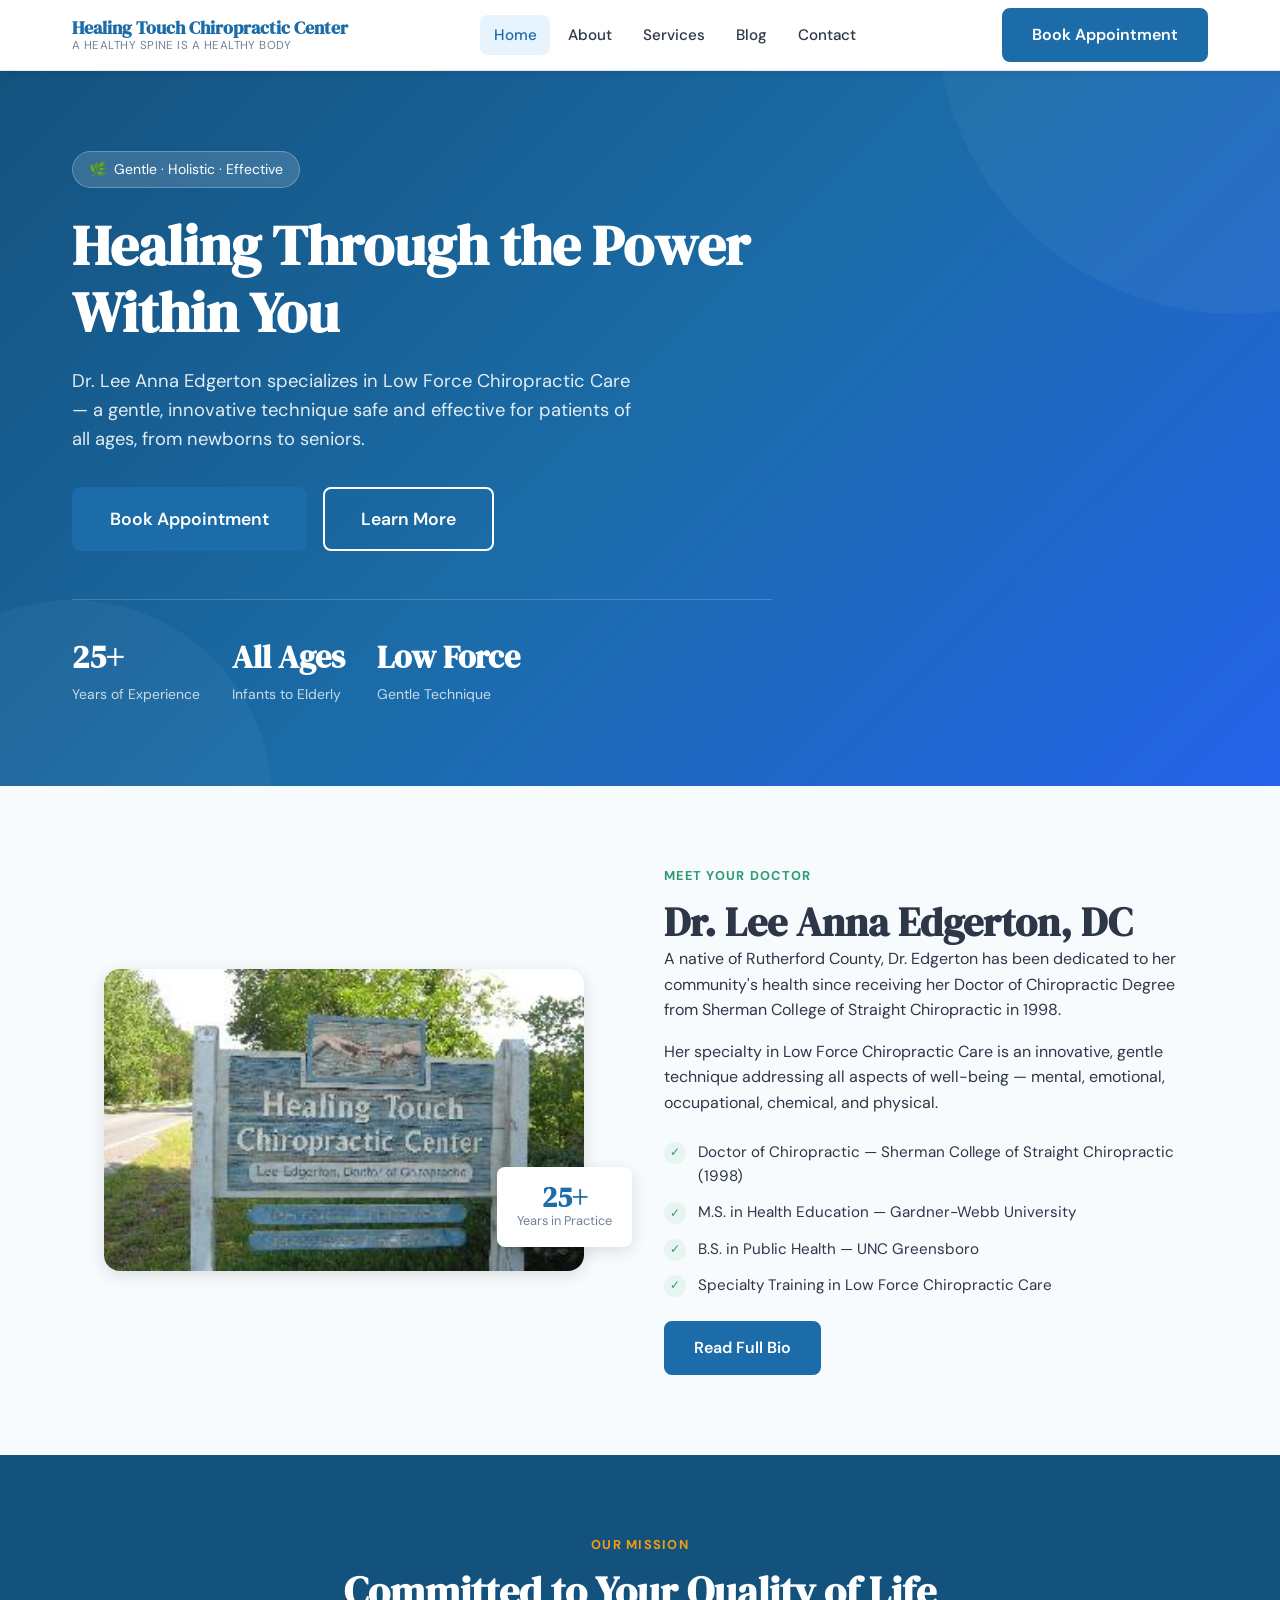
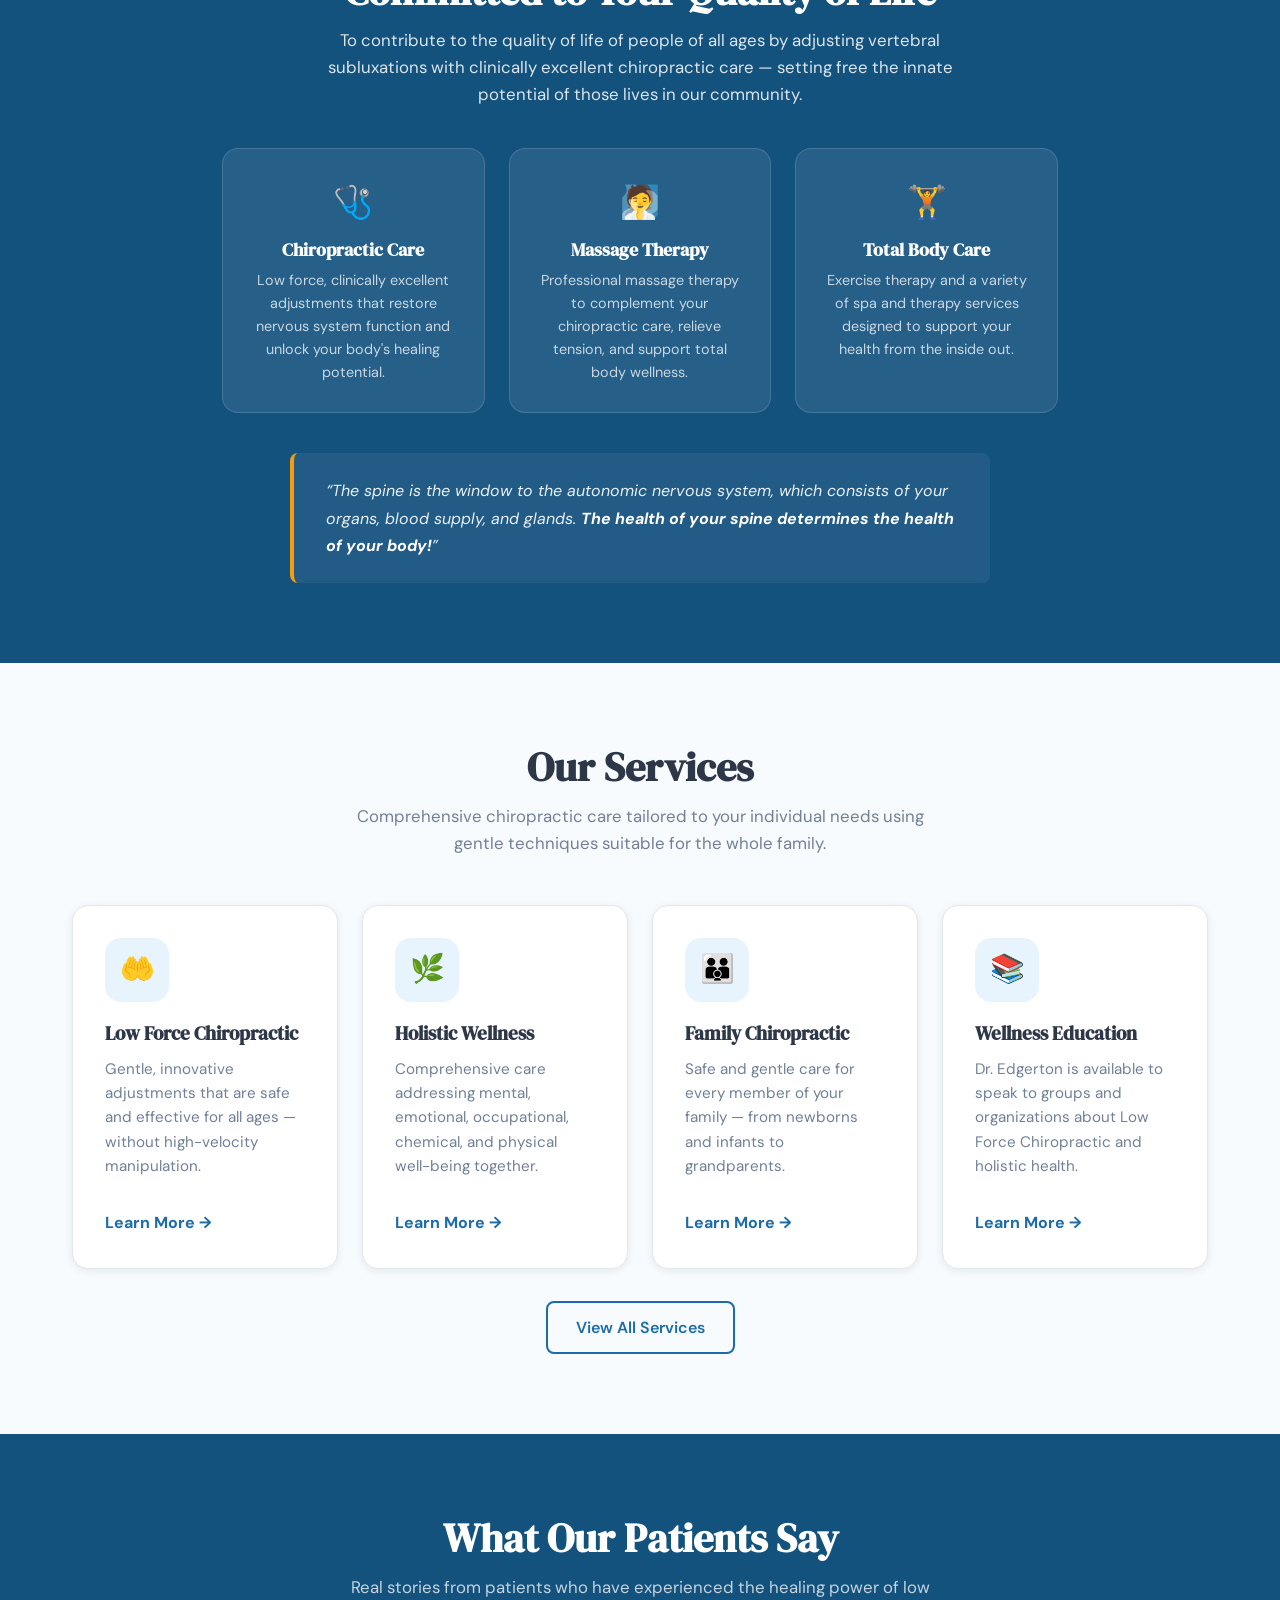
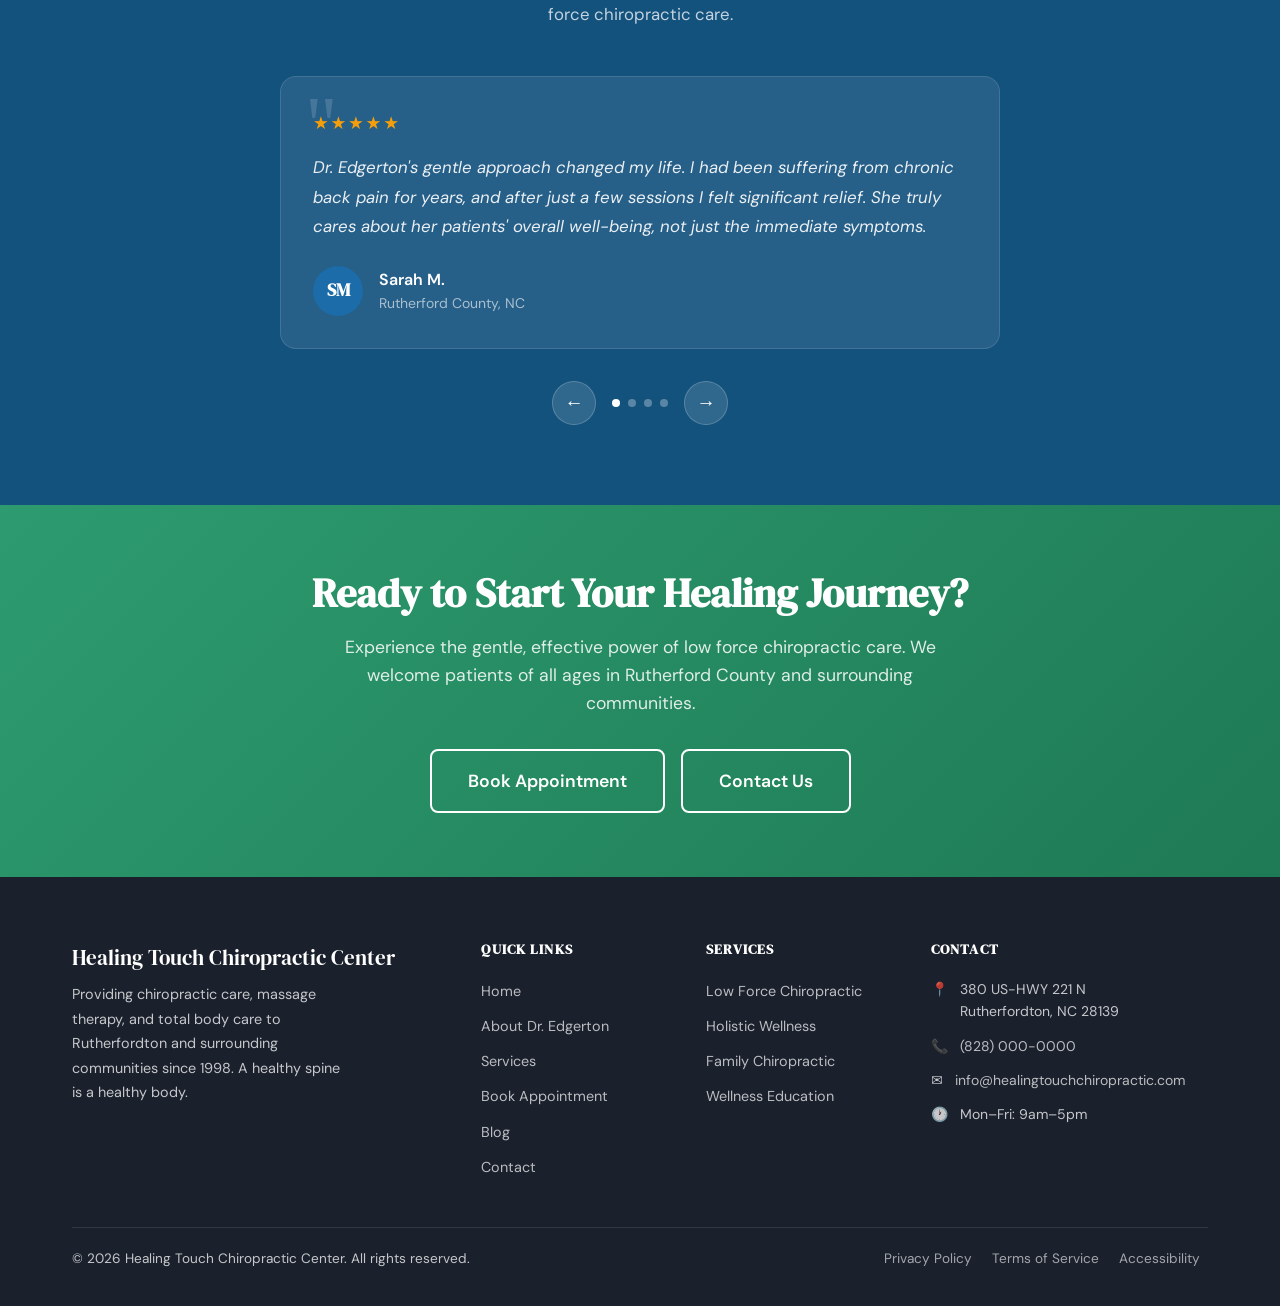
<file: index.html>
<!DOCTYPE html>
<html lang="en">
<head>
  <meta charset="UTF-8">
  <meta name="viewport" content="width=device-width, initial-scale=1.0">
  <meta name="description" content="Healing Touch Chiropractic Center in Rutherfordton, NC offers Low Force Chiropractic Care, Professional Massage Therapy, Exercise Therapy, and Total Body Care — gentle, effective treatment for patients of all ages.">
  <meta name="keywords" content="Healing Touch Chiropractic Center, chiropractor Rutherfordton NC, low force chiropractic, Dr. Lee Anna Edgerton, gentle chiropractic, holistic health, family chiropractic, massage therapy, total body care">
  <meta name="author" content="Healing Touch Chiropractic Center">
  <meta name="robots" content="index, follow">

  <!-- Open Graph -->
  <meta property="og:title" content="Healing Touch Chiropractic Center | Rutherfordton, NC">
  <meta property="og:description" content="A healthy spine is a healthy body. Gentle, low force chiropractic care, massage therapy, and total body care for all ages in Rutherfordton, NC.">
  <meta property="og:type" content="website">
  <meta property="og:url" content="https://www.healingtouchchiropractic.com">

  <!-- Twitter Card -->
  <meta name="twitter:card" content="summary_large_image">
  <meta name="twitter:title" content="Healing Touch Chiropractic Center | Rutherfordton, NC">
  <meta name="twitter:description" content="A healthy spine is a healthy body. Chiropractic care, massage therapy, and total body care in Rutherfordton, NC.">

  <!-- Canonical -->
  <link rel="canonical" href="https://www.healingtouchchiropractic.com">

  <!-- Fonts -->
  <link rel="preconnect" href="https://fonts.googleapis.com">
  <link rel="preconnect" href="https://fonts.gstatic.com" crossorigin>
  <link href="https://fonts.googleapis.com/css2?family=DM+Sans:ital,opsz,wght@0,9..40,300;0,9..40,400;0,9..40,500;0,9..40,600;0,9..40,700;1,9..40,400&family=DM+Serif+Display:ital@0;1&display=swap" rel="stylesheet">

  <link rel="stylesheet" href="css/style.css">

  <title>Healing Touch Chiropractic Center | Rutherfordton, NC — A Healthy Spine is a Healthy Body</title>

  <!-- Structured Data -->
  <script type="application/ld+json">
  {
    "@context": "https://schema.org",
    "@type": "MedicalBusiness",
    "name": "Healing Touch Chiropractic Center",
    "description": "Comprehensive chiropractic care, massage therapy, and total body care for all ages in Rutherfordton, NC. A healthy spine is a healthy body.",
    "url": "https://www.healingtouchchiropractic.com",
    "telephone": "+1-828-000-0000",
    "email": "info@healingtouchchiropractic.com",
    "address": {
      "@type": "PostalAddress",
      "streetAddress": "380 US-HWY 221 N",
      "addressLocality": "Rutherfordton",
      "addressRegion": "NC",
      "postalCode": "28139",
      "addressCountry": "US"
    },
    "medicalSpecialty": "Chiropractic",
    "openingHours": "Mo,Tu,We,Th,Fr 09:00-17:00"
  }
  </script>
</head>
<body>
  <!-- Skip Navigation -->
  <a href="#main-content" class="skip-link">Skip to main content</a>

  <!-- Header -->
  <header class="navbar" role="banner">
    <div class="container">
      <div class="navbar-inner">
        <a href="index.html" class="navbar-brand" aria-label="Healing Touch Chiropractic Center — Home">
          <span class="brand-name">Healing Touch Chiropractic Center</span>
          <span class="brand-tagline">A healthy spine is a healthy body</span>
        </a>

        <nav aria-label="Main navigation">
          <ul class="navbar-nav" role="list">
            <li><a href="index.html" class="active" aria-current="page">Home</a></li>
            <li><a href="about.html">About</a></li>
            <li><a href="services.html">Services</a></li>
            <li><a href="blog.html">Blog</a></li>
            <li><a href="contact.html">Contact</a></li>
          </ul>
        </nav>

        <a href="booking.html" class="btn btn-primary navbar-cta">Book Appointment</a>

        <button class="hamburger" aria-label="Toggle navigation menu" aria-expanded="false" aria-controls="mobile-nav">
          <span></span>
          <span></span>
          <span></span>
        </button>
      </div>
    </div>

    <nav id="mobile-nav" class="mobile-nav" aria-label="Mobile navigation" aria-hidden="true">
      <ul role="list">
        <li><a href="index.html">Home</a></li>
        <li><a href="about.html">About</a></li>
        <li><a href="services.html">Services</a></li>
        <li><a href="blog.html">Blog</a></li>
        <li><a href="contact.html">Contact</a></li>
      </ul>
      <a href="booking.html" class="btn btn-primary btn-full">Book Appointment</a>
    </nav>
  </header>

  <!-- Main Content -->
  <main id="main-content">

    <!-- Hero -->
    <section class="hero" aria-label="Welcome to Dr. Edgerton's chiropractic practice">
      <div class="container">
        <div class="hero-content">
          <div class="hero-badge" role="note">
            <span aria-hidden="true">&#x1F33F;</span>
            <span>Gentle &middot; Holistic &middot; Effective</span>
          </div>
          <h1>Healing Through the Power Within You</h1>
          <p>Dr. Lee Anna Edgerton specializes in Low Force Chiropractic Care — a gentle, innovative technique safe and effective for patients of all ages, from newborns to seniors.</p>
          <div class="hero-actions">
            <a href="booking.html" class="btn btn-primary btn-lg">Book Appointment</a>
            <a href="about.html" class="btn btn-outline-white btn-lg">Learn More</a>
          </div>
          <div class="hero-stats" role="list" aria-label="Practice highlights">
            <div class="hero-stat" role="listitem">
              <div class="stat-number">25+</div>
              <div class="stat-label">Years of Experience</div>
            </div>
            <div class="hero-stat" role="listitem">
              <div class="stat-number">All Ages</div>
              <div class="stat-label">Infants to Elderly</div>
            </div>
            <div class="hero-stat" role="listitem">
              <div class="stat-number">Low Force</div>
              <div class="stat-label">Gentle Technique</div>
            </div>
          </div>
        </div>
      </div>
    </section>

    <!-- About Preview -->
    <section class="section about-preview" aria-labelledby="about-heading">
      <div class="container">
        <div class="about-grid">
          <div class="about-image">
            <img
              src="images/image.png"
              alt="Healing Touch Chiropractic Center sign — Lee Edgerton, Doctor of Chiropractic, Rutherfordton, NC"
              class="signpost-img"
              width="480"
              height="360"
              loading="lazy"
            >
            <div class="about-badge" aria-label="25 plus years in practice">
              <div class="badge-number">25+</div>
              <div class="badge-text">Years in Practice</div>
            </div>
          </div>
          <div class="about-content">
            <span class="eyebrow">Meet Your Doctor</span>
            <h2 id="about-heading">Dr. Lee Anna Edgerton, DC</h2>
            <p>A native of Rutherford County, Dr. Edgerton has been dedicated to her community's health since receiving her Doctor of Chiropractic Degree from Sherman College of Straight Chiropractic in 1998.</p>
            <p>Her specialty in Low Force Chiropractic Care is an innovative, gentle technique addressing all aspects of well-being — mental, emotional, occupational, chemical, and physical.</p>
            <ul class="credentials-list" aria-label="Education and credentials">
              <li>Doctor of Chiropractic &mdash; Sherman College of Straight Chiropractic (1998)</li>
              <li>M.S. in Health Education &mdash; Gardner-Webb University</li>
              <li>B.S. in Public Health &mdash; UNC Greensboro</li>
              <li>Specialty Training in Low Force Chiropractic Care</li>
            </ul>
            <a href="about.html" class="btn btn-primary">Read Full Bio</a>
          </div>
        </div>
      </div>
    </section>

    <!-- Mission Statement -->
    <section class="section mission-section" aria-labelledby="mission-heading">
      <div class="container container--narrow">
        <span class="mission-eyebrow">Our Mission</span>
        <h2 class="section-title mission-title" id="mission-heading">Committed to Your Quality of Life</h2>
        <p class="mission-intro">
          To contribute to the quality of life of people of all ages by adjusting vertebral subluxations with clinically excellent chiropractic care — setting free the innate potential of those lives in our community.
        </p>

        <div class="grid grid-3 mission-cards">
          <div class="mission-card">
            <div class="mission-card-icon" aria-hidden="true">&#x1FA7A;</div>
            <h3>Chiropractic Care</h3>
            <p>Low force, clinically excellent adjustments that restore nervous system function and unlock your body's healing potential.</p>
          </div>
          <div class="mission-card">
            <div class="mission-card-icon" aria-hidden="true">&#x1F9D6;</div>
            <h3>Massage Therapy</h3>
            <p>Professional massage therapy to complement your chiropractic care, relieve tension, and support total body wellness.</p>
          </div>
          <div class="mission-card">
            <div class="mission-card-icon" aria-hidden="true">&#x1F3CB;&#xFE0F;</div>
            <h3>Total Body Care</h3>
            <p>Exercise therapy and a variety of spa and therapy services designed to support your health from the inside out.</p>
          </div>
        </div>

        <div class="mission-quote">
          <p>
            &ldquo;The spine is the window to the autonomic nervous system, which consists of your organs, blood supply, and glands. <strong>The health of your spine determines the health of your body!</strong>&rdquo;
          </p>
        </div>
      </div>
    </section>

    <!-- Services Preview -->
    <section class="section bg-light" aria-labelledby="services-heading">
      <div class="container">
        <h2 class="section-title" id="services-heading">Our Services</h2>
        <p class="section-subtitle">Comprehensive chiropractic care tailored to your individual needs using gentle techniques suitable for the whole family.</p>

        <div class="grid grid-4">
          <article class="service-card">
            <div class="service-icon" aria-hidden="true">&#x1F932;</div>
            <h3>Low Force Chiropractic</h3>
            <p>Gentle, innovative adjustments that are safe and effective for all ages — without high-velocity manipulation.</p>
            <a href="services.html#low-force" class="service-price">Learn More &rarr;</a>
          </article>

          <article class="service-card">
            <div class="service-icon" aria-hidden="true">&#x1F33F;</div>
            <h3>Holistic Wellness</h3>
            <p>Comprehensive care addressing mental, emotional, occupational, chemical, and physical well-being together.</p>
            <a href="services.html#holistic" class="service-price">Learn More &rarr;</a>
          </article>

          <article class="service-card">
            <div class="service-icon" aria-hidden="true">&#x1F46A;</div>
            <h3>Family Chiropractic</h3>
            <p>Safe and gentle care for every member of your family — from newborns and infants to grandparents.</p>
            <a href="services.html#family" class="service-price">Learn More &rarr;</a>
          </article>

          <article class="service-card">
            <div class="service-icon" aria-hidden="true">&#x1F4DA;</div>
            <h3>Wellness Education</h3>
            <p>Dr. Edgerton is available to speak to groups and organizations about Low Force Chiropractic and holistic health.</p>
            <a href="services.html#education" class="service-price">Learn More &rarr;</a>
          </article>
        </div>

        <div class="text-center mt-4">
          <a href="services.html" class="btn btn-outline">View All Services</a>
        </div>
      </div>
    </section>

    <!-- Testimonials -->
    <section class="section testimonials" aria-labelledby="testimonials-heading">
      <div class="container">
        <h2 class="section-title" id="testimonials-heading">What Our Patients Say</h2>
        <p class="section-subtitle">Real stories from patients who have experienced the healing power of low force chiropractic care.</p>

        <div class="testimonial-carousel" role="region" aria-label="Patient testimonials" aria-roledescription="carousel">
          <div class="testimonial-track" id="testimonial-track">

            <div class="testimonial-slide" role="group" aria-label="Testimonial 1 of 4" aria-roledescription="slide">
              <div class="testimonial-card">
                <div class="testimonial-stars" aria-label="5 out of 5 stars">&#x2605;&#x2605;&#x2605;&#x2605;&#x2605;</div>
                <p class="testimonial-text">Dr. Edgerton's gentle approach changed my life. I had been suffering from chronic back pain for years, and after just a few sessions I felt significant relief. She truly cares about her patients' overall well-being, not just the immediate symptoms.</p>
                <div class="testimonial-author">
                  <div class="author-avatar" aria-hidden="true">SM</div>
                  <div>
                    <div class="author-name">Sarah M.</div>
                    <div class="author-location">Rutherford County, NC</div>
                  </div>
                </div>
              </div>
            </div>

            <div class="testimonial-slide" role="group" aria-label="Testimonial 2 of 4" aria-roledescription="slide">
              <div class="testimonial-card">
                <div class="testimonial-stars" aria-label="5 out of 5 stars">&#x2605;&#x2605;&#x2605;&#x2605;&#x2605;</div>
                <p class="testimonial-text">I was hesitant to bring my infant to a chiropractor, but Dr. Edgerton's low force technique was incredibly gentle. My baby has been so much more comfortable since we started visits. I cannot recommend her highly enough to other parents.</p>
                <div class="testimonial-author">
                  <div class="author-avatar" aria-hidden="true">JR</div>
                  <div>
                    <div class="author-name">Jennifer R.</div>
                    <div class="author-location">Forest City, NC</div>
                  </div>
                </div>
              </div>
            </div>

            <div class="testimonial-slide" role="group" aria-label="Testimonial 3 of 4" aria-roledescription="slide">
              <div class="testimonial-card">
                <div class="testimonial-stars" aria-label="5 out of 5 stars">&#x2605;&#x2605;&#x2605;&#x2605;&#x2605;</div>
                <p class="testimonial-text">As an elderly patient with osteoporosis, I was worried about traditional chiropractic. Dr. Edgerton's low force methods are perfect for my condition. She is knowledgeable, compassionate, and genuinely committed to her patients' health.</p>
                <div class="testimonial-author">
                  <div class="author-avatar" aria-hidden="true">BW</div>
                  <div>
                    <div class="author-name">Betty W.</div>
                    <div class="author-location">Spindale, NC</div>
                  </div>
                </div>
              </div>
            </div>

            <div class="testimonial-slide" role="group" aria-label="Testimonial 4 of 4" aria-roledescription="slide">
              <div class="testimonial-card">
                <div class="testimonial-stars" aria-label="5 out of 5 stars">&#x2605;&#x2605;&#x2605;&#x2605;&#x2605;</div>
                <p class="testimonial-text">Dr. Edgerton's holistic approach to health is truly unique. She helped me understand the connection between my physical symptoms and other aspects of my life. My overall health and energy levels have improved tremendously.</p>
                <div class="testimonial-author">
                  <div class="author-avatar" aria-hidden="true">DK</div>
                  <div>
                    <div class="author-name">David K.</div>
                    <div class="author-location">Rutherfordton, NC</div>
                  </div>
                </div>
              </div>
            </div>

          </div>

          <div class="carousel-controls">
            <button class="carousel-btn" id="carousel-prev" aria-label="Previous testimonial">&#8592;</button>
            <div class="carousel-dots" role="tablist" aria-label="Testimonial navigation">
              <button class="carousel-dot active" role="tab" aria-label="Go to testimonial 1" aria-selected="true"></button>
              <button class="carousel-dot" role="tab" aria-label="Go to testimonial 2" aria-selected="false"></button>
              <button class="carousel-dot" role="tab" aria-label="Go to testimonial 3" aria-selected="false"></button>
              <button class="carousel-dot" role="tab" aria-label="Go to testimonial 4" aria-selected="false"></button>
            </div>
            <button class="carousel-btn" id="carousel-next" aria-label="Next testimonial">&#8594;</button>
          </div>
        </div>
      </div>
    </section>

    <!-- CTA Banner -->
    <section class="cta-banner" aria-label="Call to action — book your appointment">
      <div class="container">
        <h2>Ready to Start Your Healing Journey?</h2>
        <p>Experience the gentle, effective power of low force chiropractic care. We welcome patients of all ages in Rutherford County and surrounding communities.</p>
        <div class="cta-actions">
          <a href="booking.html" class="btn btn-outline-white btn-lg">Book Appointment</a>
          <a href="contact.html" class="btn btn-outline-white btn-lg">Contact Us</a>
        </div>
      </div>
    </section>

  </main>

  <!-- Footer -->
  <footer class="footer" role="contentinfo">
    <div class="container">
      <div class="footer-grid">
        <div class="footer-brand">
          <span class="brand-name">Healing Touch Chiropractic Center</span>
          <p>Providing chiropractic care, massage therapy, and total body care to Rutherfordton and surrounding communities since 1998. A healthy spine is a healthy body.</p>
        </div>

        <div>
          <h4>Quick Links</h4>
          <nav aria-label="Footer navigation">
            <ul class="footer-links" role="list">
              <li><a href="index.html">Home</a></li>
              <li><a href="about.html">About Dr. Edgerton</a></li>
              <li><a href="services.html">Services</a></li>
              <li><a href="booking.html">Book Appointment</a></li>
              <li><a href="blog.html">Blog</a></li>
              <li><a href="contact.html">Contact</a></li>
            </ul>
          </nav>
        </div>

        <div>
          <h4>Services</h4>
          <ul class="footer-links" role="list">
            <li><a href="services.html#low-force">Low Force Chiropractic</a></li>
            <li><a href="services.html#holistic">Holistic Wellness</a></li>
            <li><a href="services.html#family">Family Chiropractic</a></li>
            <li><a href="services.html#education">Wellness Education</a></li>
          </ul>
        </div>

        <div>
          <h4>Contact</h4>
          <div class="footer-contact-item">
            <span aria-hidden="true">&#x1F4CD;</span>
            <span>380 US-HWY 221 N<br>Rutherfordton, NC 28139</span>
          </div>
          <div class="footer-contact-item">
            <span aria-hidden="true">&#x1F4DE;</span>
            <span><a href="tel:+18280000000" style="color:rgba(255,255,255,0.7)">(828) 000-0000</a></span>
          </div>
          <div class="footer-contact-item">
            <span aria-hidden="true">&#x2709;&#xFE0F;</span>
            <span><a href="mailto:info@healingtouchchiropractic.com" style="color:rgba(255,255,255,0.7)">info@healingtouchchiropractic.com</a></span>
          </div>
          <div class="footer-contact-item">
            <span aria-hidden="true">&#x1F550;</span>
            <span>Mon&ndash;Fri: 9am&ndash;5pm</span>
          </div>
        </div>
      </div>

      <div class="footer-bottom">
        <p>&copy; 2026 Healing Touch Chiropractic Center. All rights reserved.</p>
        <div class="footer-legal">
          <a href="#">Privacy Policy</a>
          <a href="#">Terms of Service</a>
          <a href="#">Accessibility</a>
        </div>
      </div>
    </div>
  </footer>

  <script src="js/main.js"></script>
</body>
</html>
</file>
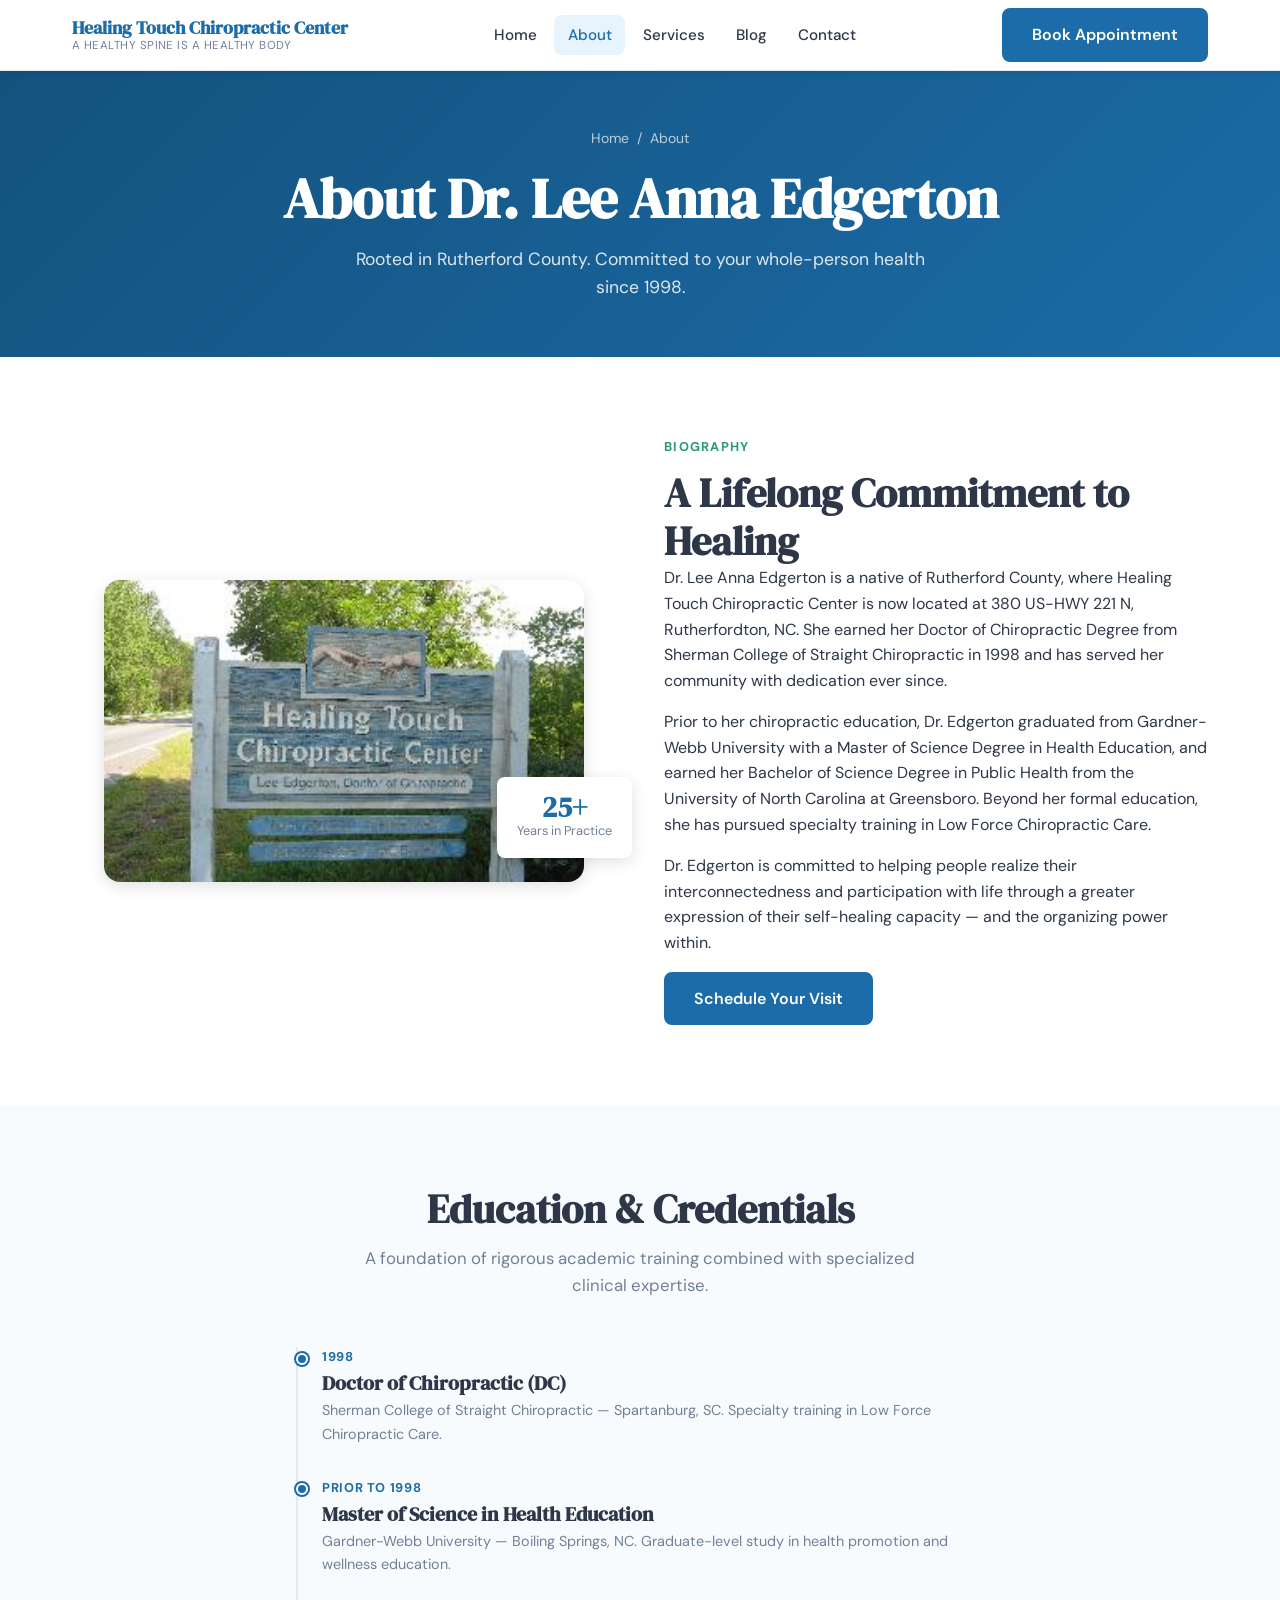
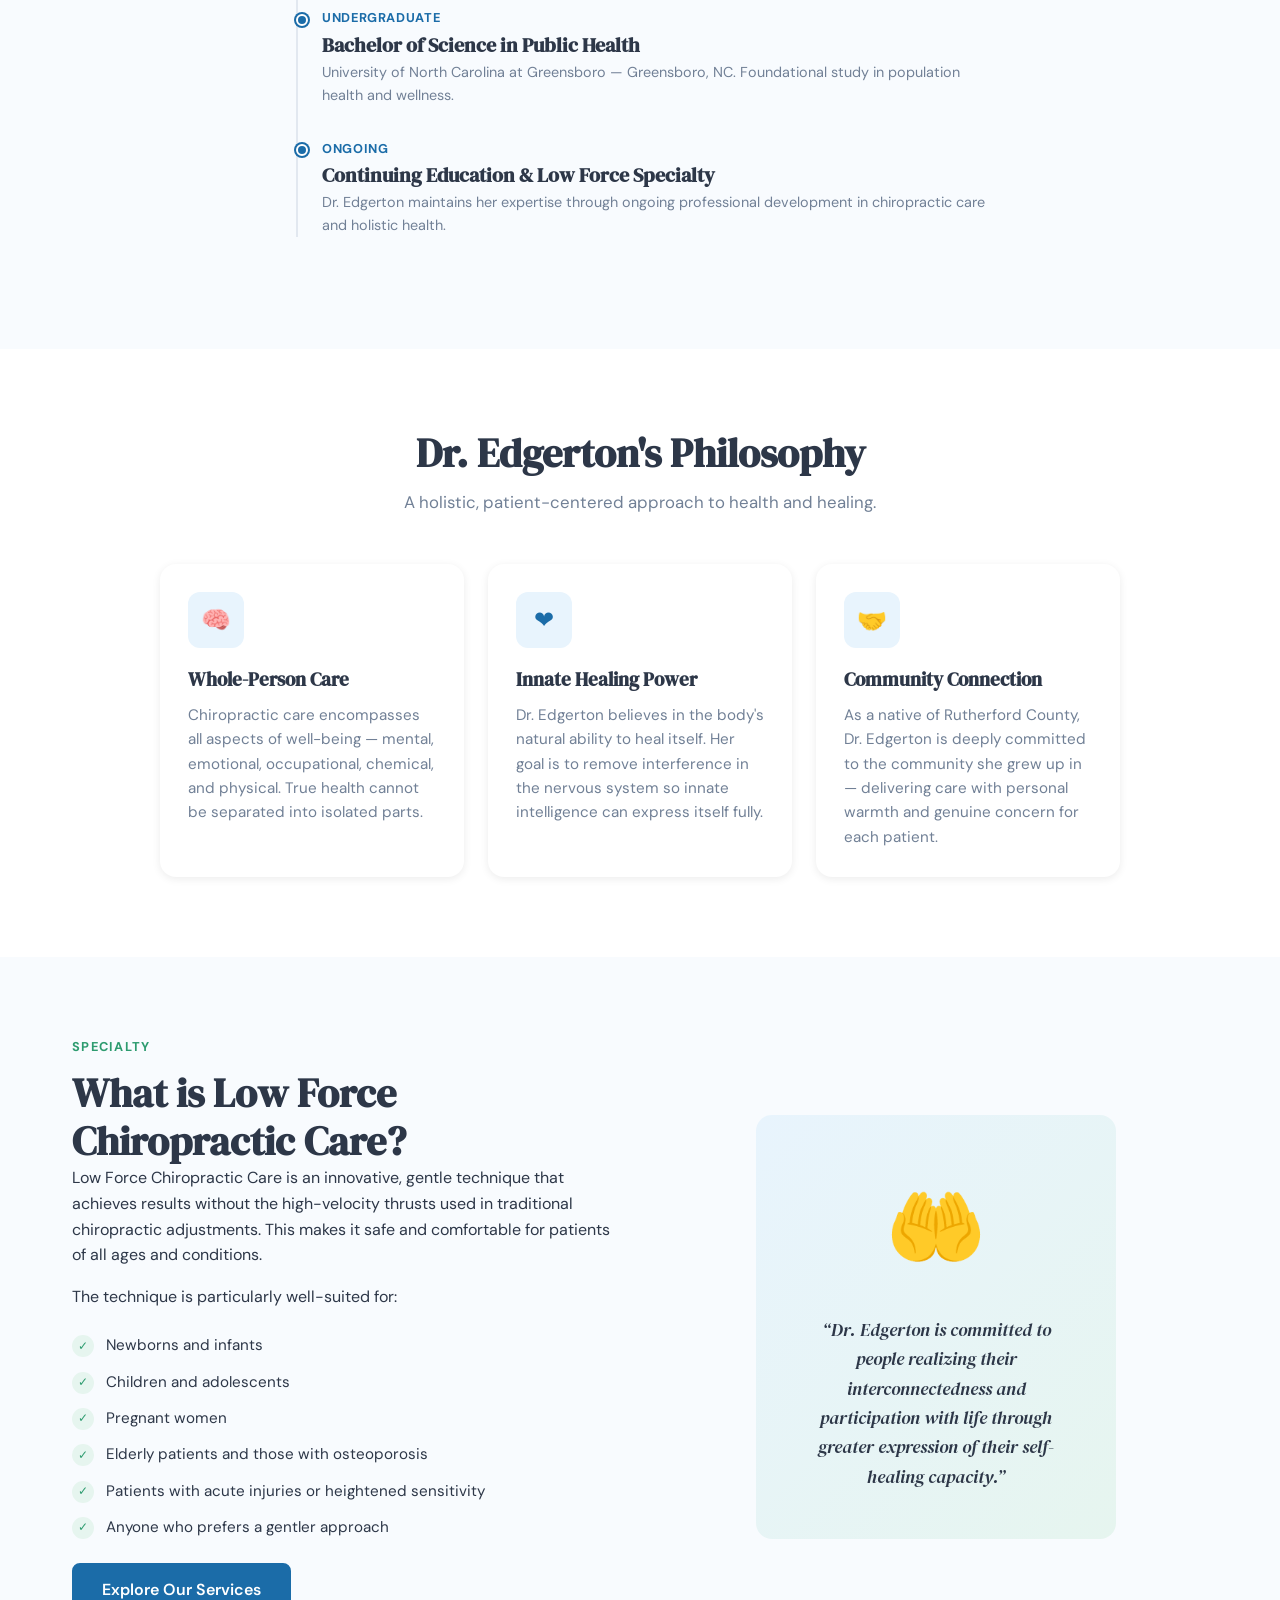
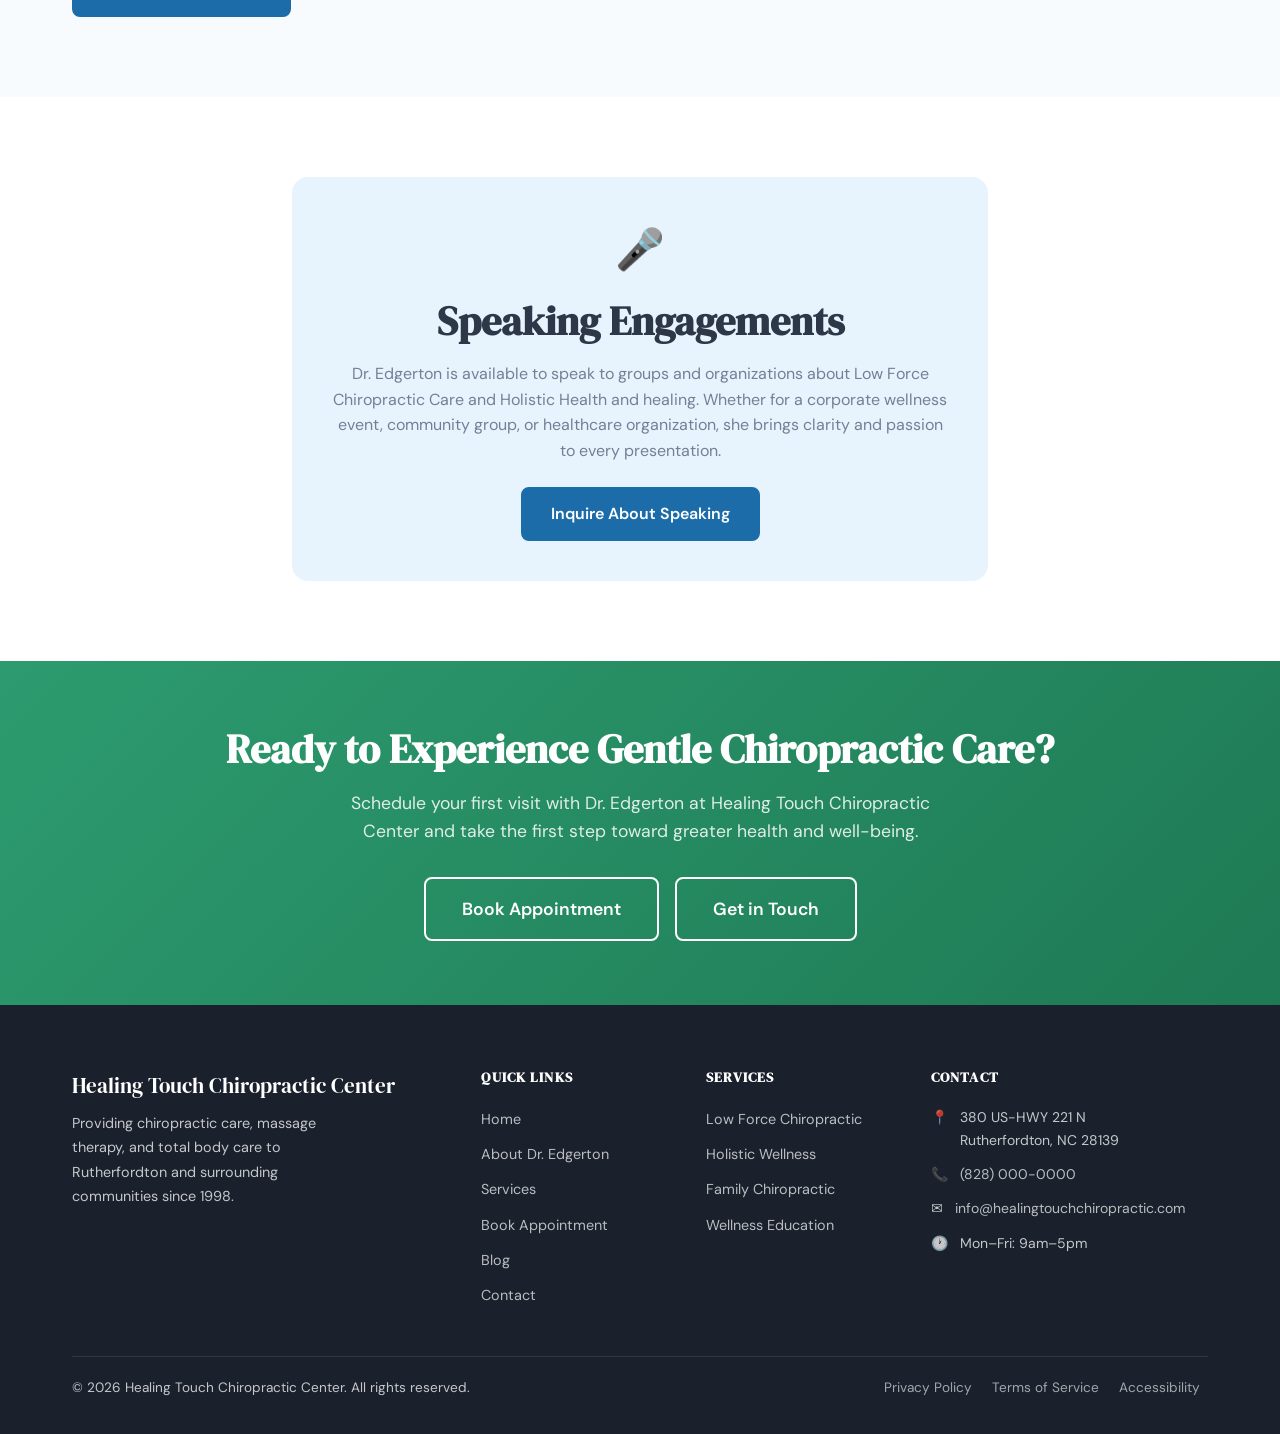
<file: about.html>
<!DOCTYPE html>
<html lang="en">
<head>
  <meta charset="UTF-8">
  <meta name="viewport" content="width=device-width, initial-scale=1.0">
  <meta name="description" content="Meet Dr. Lee Anna Edgerton, DC — founder of Healing Touch Chiropractic Center in Rutherfordton, NC, with over 25 years of experience in Low Force Chiropractic Care for patients of all ages.">
  <meta name="keywords" content="Dr. Lee Anna Edgerton, Healing Touch Chiropractic Center, chiropractor biography, Rutherfordton NC, Sherman College chiropractic, low force chiropractic specialist">
  <meta name="author" content="Healing Touch Chiropractic Center">
  <meta name="robots" content="index, follow">

  <meta property="og:title" content="About Dr. Lee Anna Edgerton | Healing Touch Chiropractic Center — Rutherfordton, NC">
  <meta property="og:description" content="Meet Dr. Lee Anna Edgerton — dedicated chiropractor serving Rutherfordton since 1998, specializing in gentle Low Force Chiropractic Care.">
  <meta property="og:type" content="website">

  <link rel="canonical" href="https://www.healingtouchchiropractic.com/about.html">

  <link rel="preconnect" href="https://fonts.googleapis.com">
  <link rel="preconnect" href="https://fonts.gstatic.com" crossorigin>
  <link href="https://fonts.googleapis.com/css2?family=DM+Sans:ital,opsz,wght@0,9..40,300;0,9..40,400;0,9..40,500;0,9..40,600;0,9..40,700;1,9..40,400&family=DM+Serif+Display:ital@0;1&display=swap" rel="stylesheet">

  <link rel="stylesheet" href="css/style.css">

  <title>About Dr. Lee Anna Edgerton | Healing Touch Chiropractic Center — Rutherfordton, NC</title>
</head>
<body>
  <a href="#main-content" class="skip-link">Skip to main content</a>

  <header class="navbar" role="banner">
    <div class="container">
      <div class="navbar-inner">
        <a href="index.html" class="navbar-brand" aria-label="Healing Touch Chiropractic Center — Home">
          <span class="brand-name">Healing Touch Chiropractic Center</span>
          <span class="brand-tagline">A healthy spine is a healthy body</span>
        </a>
        <nav aria-label="Main navigation">
          <ul class="navbar-nav" role="list">
            <li><a href="index.html">Home</a></li>
            <li><a href="about.html" class="active" aria-current="page">About</a></li>
            <li><a href="services.html">Services</a></li>
            <li><a href="blog.html">Blog</a></li>
            <li><a href="contact.html">Contact</a></li>
          </ul>
        </nav>
        <a href="booking.html" class="btn btn-primary navbar-cta">Book Appointment</a>
        <button type="button" class="hamburger" aria-label="Toggle navigation menu" aria-expanded="false" aria-controls="mobile-nav">
          <span></span><span></span><span></span>
        </button>
      </div>
    </div>
    <nav id="mobile-nav" class="mobile-nav" aria-label="Mobile navigation" aria-hidden="true">
      <ul role="list">
        <li><a href="index.html">Home</a></li>
        <li><a href="about.html">About</a></li>
        <li><a href="services.html">Services</a></li>
        <li><a href="blog.html">Blog</a></li>
        <li><a href="contact.html">Contact</a></li>
      </ul>
      <a href="booking.html" class="btn btn-primary btn-full">Book Appointment</a>
    </nav>
  </header>

  <main id="main-content">

    <!-- Page Hero -->
    <section class="page-hero" aria-label="About page header">
      <div class="container">
        <nav class="breadcrumb" aria-label="Breadcrumb">
          <a href="index.html">Home</a>
          <span aria-hidden="true">/</span>
          <span>About</span>
        </nav>
        <h1>About Dr. Lee Anna Edgerton</h1>
        <p>Rooted in Rutherford County. Committed to your whole-person health since 1998.</p>
      </div>
    </section>

    <!-- Bio Section -->
    <section class="section" aria-labelledby="bio-heading">
      <div class="container">
        <div class="about-grid">
          <div class="about-image">
            <img
              src="images/image.png"
              alt="Healing Touch Chiropractic Center road sign — Lee Edgerton, Doctor of Chiropractic, 380 US-HWY 221 N, Rutherfordton, NC"
              class="signpost-img"
              width="480"
              height="360"
              loading="lazy"
            >
            <div class="about-badge" aria-label="Over 25 years in practice">
              <div class="badge-number">25+</div>
              <div class="badge-text">Years in Practice</div>
            </div>
          </div>
          <div class="about-content">
            <span class="eyebrow">Biography</span>
            <h2 id="bio-heading">A Lifelong Commitment to Healing</h2>
            <p>Dr. Lee Anna Edgerton is a native of Rutherford County, where Healing Touch Chiropractic Center is now located at 380 US-HWY 221 N, Rutherfordton, NC. She earned her Doctor of Chiropractic Degree from Sherman College of Straight Chiropractic in 1998 and has served her community with dedication ever since.</p>
            <p>Prior to her chiropractic education, Dr. Edgerton graduated from Gardner-Webb University with a Master of Science Degree in Health Education, and earned her Bachelor of Science Degree in Public Health from the University of North Carolina at Greensboro. Beyond her formal education, she has pursued specialty training in Low Force Chiropractic Care.</p>
            <p>Dr. Edgerton is committed to helping people realize their interconnectedness and participation with life through a greater expression of their self-healing capacity — and the organizing power within.</p>
            <a href="booking.html" class="btn btn-primary">Schedule Your Visit</a>
          </div>
        </div>
      </div>
    </section>

    <!-- Education Timeline -->
    <section class="section bg-light" aria-labelledby="education-heading">
      <div class="container">
        <h2 class="section-title" id="education-heading">Education &amp; Credentials</h2>
        <p class="section-subtitle">A foundation of rigorous academic training combined with specialized clinical expertise.</p>

        <div class="content-narrow">
          <div class="timeline">
            <div class="timeline-item">
              <div class="timeline-year">1998</div>
              <h4>Doctor of Chiropractic (DC)</h4>
              <p>Sherman College of Straight Chiropractic &mdash; Spartanburg, SC. Specialty training in Low Force Chiropractic Care.</p>
            </div>
            <div class="timeline-item">
              <div class="timeline-year">Prior to 1998</div>
              <h4>Master of Science in Health Education</h4>
              <p>Gardner-Webb University &mdash; Boiling Springs, NC. Graduate-level study in health promotion and wellness education.</p>
            </div>
            <div class="timeline-item">
              <div class="timeline-year">Undergraduate</div>
              <h4>Bachelor of Science in Public Health</h4>
              <p>University of North Carolina at Greensboro &mdash; Greensboro, NC. Foundational study in population health and wellness.</p>
            </div>
            <div class="timeline-item">
              <div class="timeline-year">Ongoing</div>
              <h4>Continuing Education &amp; Low Force Specialty</h4>
              <p>Dr. Edgerton maintains her expertise through ongoing professional development in chiropractic care and holistic health.</p>
            </div>
          </div>
        </div>
      </div>
    </section>

    <!-- Philosophy Section -->
    <section class="section" aria-labelledby="philosophy-heading">
      <div class="container">
        <h2 class="section-title" id="philosophy-heading">Dr. Edgerton's Philosophy</h2>
        <p class="section-subtitle">A holistic, patient-centered approach to health and healing.</p>

        <div class="grid grid-3 content-wide">
          <div class="card">
            <div class="card-body">
              <div class="card-icon" aria-hidden="true">&#x1F9E0;</div>
              <h3 class="card-title">Whole-Person Care</h3>
              <p class="card-text">Chiropractic care encompasses all aspects of well-being — mental, emotional, occupational, chemical, and physical. True health cannot be separated into isolated parts.</p>
            </div>
          </div>

          <div class="card">
            <div class="card-body">
              <div class="card-icon" aria-hidden="true">&#x2764;&#xFE0F;</div>
              <h3 class="card-title">Innate Healing Power</h3>
              <p class="card-text">Dr. Edgerton believes in the body's natural ability to heal itself. Her goal is to remove interference in the nervous system so innate intelligence can express itself fully.</p>
            </div>
          </div>

          <div class="card">
            <div class="card-body">
              <div class="card-icon" aria-hidden="true">&#x1F91D;</div>
              <h3 class="card-title">Community Connection</h3>
              <p class="card-text">As a native of Rutherford County, Dr. Edgerton is deeply committed to the community she grew up in — delivering care with personal warmth and genuine concern for each patient.</p>
            </div>
          </div>
        </div>
      </div>
    </section>

    <!-- Low Force Specialty -->
    <section class="section bg-light" aria-labelledby="lowforce-heading">
      <div class="container">
        <div class="about-grid">
          <div class="about-content">
            <span class="eyebrow">Specialty</span>
            <h2 id="lowforce-heading">What is Low Force Chiropractic Care?</h2>
            <p>Low Force Chiropractic Care is an innovative, gentle technique that achieves results without the high-velocity thrusts used in traditional chiropractic adjustments. This makes it safe and comfortable for patients of all ages and conditions.</p>
            <p>The technique is particularly well-suited for:</p>
            <ul class="credentials-list">
              <li>Newborns and infants</li>
              <li>Children and adolescents</li>
              <li>Pregnant women</li>
              <li>Elderly patients and those with osteoporosis</li>
              <li>Patients with acute injuries or heightened sensitivity</li>
              <li>Anyone who prefers a gentler approach</li>
            </ul>
            <a href="services.html" class="btn btn-primary">Explore Our Services</a>
          </div>
          <div class="lowforce-visual">
            <div class="lowforce-quote-box">
              <div class="lowforce-quote-box-icon" aria-hidden="true">&#x1F932;</div>
              <blockquote>
                &ldquo;Dr. Edgerton is committed to people realizing their interconnectedness and participation with life through greater expression of their self-healing capacity.&rdquo;
              </blockquote>
            </div>
          </div>
        </div>
      </div>
    </section>

    <!-- Speaking Engagements -->
    <section class="section" aria-labelledby="speaking-heading">
      <div class="container content-medium">
        <div class="speaking-box">
          <div class="speaking-box-icon" aria-hidden="true">&#x1F3A4;</div>
          <h2 id="speaking-heading">Speaking Engagements</h2>
          <p>Dr. Edgerton is available to speak to groups and organizations about Low Force Chiropractic Care and Holistic Health and healing. Whether for a corporate wellness event, community group, or healthcare organization, she brings clarity and passion to every presentation.</p>
          <a href="contact.html" class="btn btn-primary">Inquire About Speaking</a>
        </div>
      </div>
    </section>

    <!-- CTA Banner -->
    <section class="cta-banner" aria-label="Book an appointment">
      <div class="container">
        <h2>Ready to Experience Gentle Chiropractic Care?</h2>
        <p>Schedule your first visit with Dr. Edgerton at Healing Touch Chiropractic Center and take the first step toward greater health and well-being.</p>
        <div class="cta-actions">
          <a href="booking.html" class="btn btn-outline-white btn-lg">Book Appointment</a>
          <a href="contact.html" class="btn btn-outline-white btn-lg">Get in Touch</a>
        </div>
      </div>
    </section>

  </main>

  <footer class="footer" role="contentinfo">
    <div class="container">
      <div class="footer-grid">
        <div class="footer-brand">
          <span class="brand-name">Healing Touch Chiropractic Center</span>
          <p>Providing chiropractic care, massage therapy, and total body care to Rutherfordton and surrounding communities since 1998.</p>
        </div>
        <div>
          <h4>Quick Links</h4>
          <nav aria-label="Footer navigation">
            <ul class="footer-links" role="list">
              <li><a href="index.html">Home</a></li>
              <li><a href="about.html">About Dr. Edgerton</a></li>
              <li><a href="services.html">Services</a></li>
              <li><a href="booking.html">Book Appointment</a></li>
              <li><a href="blog.html">Blog</a></li>
              <li><a href="contact.html">Contact</a></li>
            </ul>
          </nav>
        </div>
        <div>
          <h4>Services</h4>
          <ul class="footer-links" role="list">
            <li><a href="services.html#low-force">Low Force Chiropractic</a></li>
            <li><a href="services.html#holistic">Holistic Wellness</a></li>
            <li><a href="services.html#family">Family Chiropractic</a></li>
            <li><a href="services.html#education">Wellness Education</a></li>
          </ul>
        </div>
        <div>
          <h4>Contact</h4>
          <div class="footer-contact-item">
            <span aria-hidden="true">&#x1F4CD;</span>
            <span>380 US-HWY 221 N<br>Rutherfordton, NC 28139</span>
          </div>
          <div class="footer-contact-item">
            <span aria-hidden="true">&#x1F4DE;</span>
            <span><a href="tel:+18280000000" class="footer-link-light">(828) 000-0000</a></span>
          </div>
          <div class="footer-contact-item">
            <span aria-hidden="true">&#x2709;&#xFE0F;</span>
            <span><a href="mailto:info@healingtouchchiropractic.com" class="footer-link-light">info@healingtouchchiropractic.com</a></span>
          </div>
          <div class="footer-contact-item">
            <span aria-hidden="true">&#x1F550;</span>
            <span>Mon&ndash;Fri: 9am&ndash;5pm</span>
          </div>
        </div>
      </div>
      <div class="footer-bottom">
        <p>&copy; 2026 Healing Touch Chiropractic Center. All rights reserved.</p>
        <div class="footer-legal">
          <a href="#">Privacy Policy</a>
          <a href="#">Terms of Service</a>
          <a href="#">Accessibility</a>
        </div>
      </div>
    </div>
  </footer>

  <script src="js/main.js"></script>
</body>
</html>
</file>
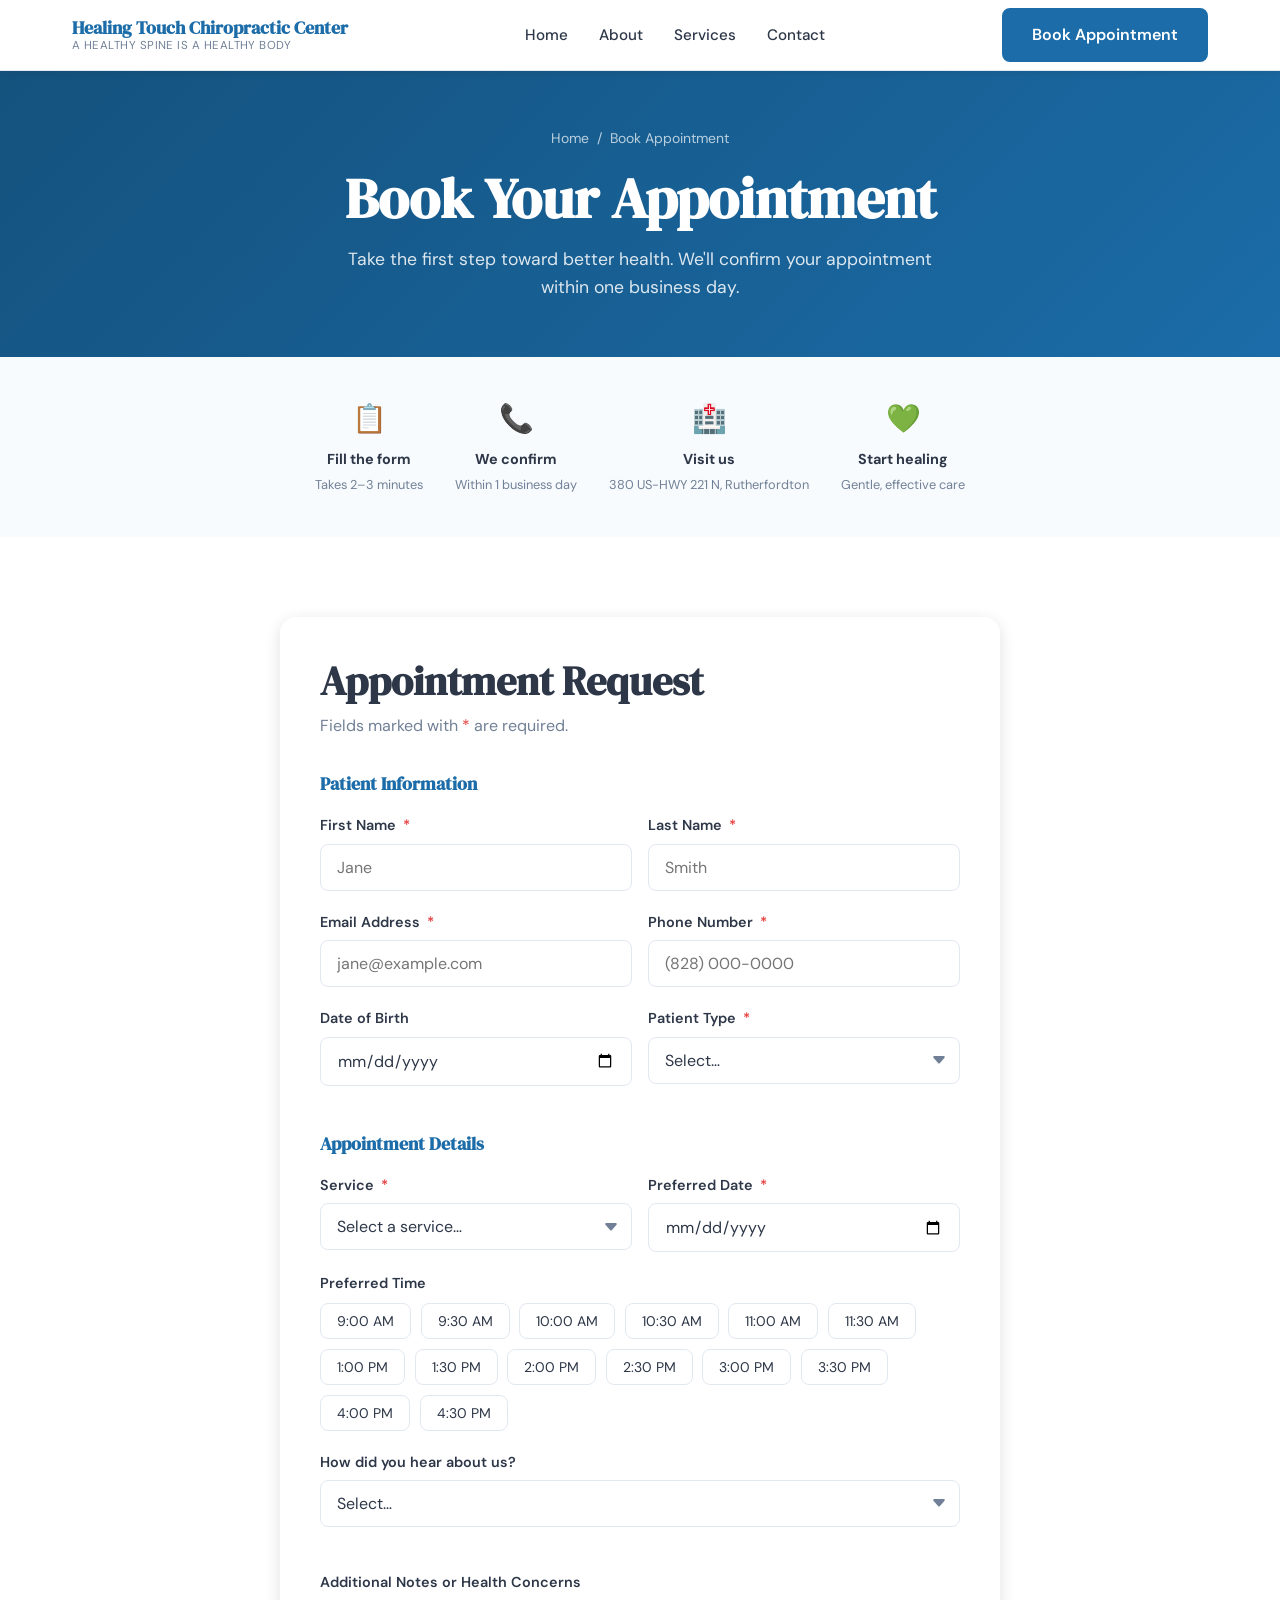
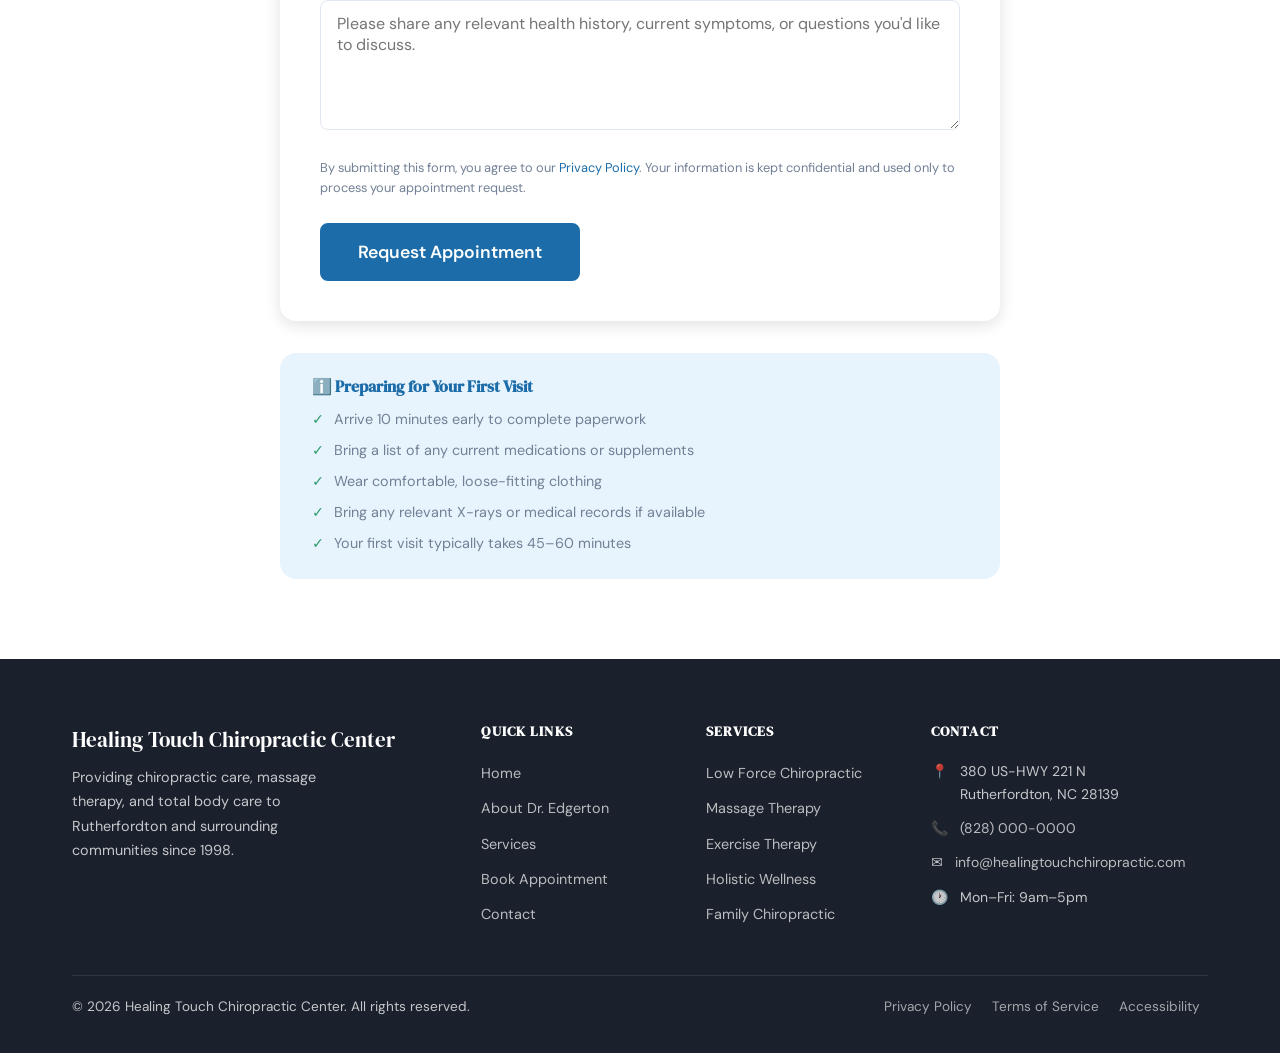
<file: booking.html>
<!DOCTYPE html>
<html lang="en">
<head>
  <meta charset="UTF-8">
  <meta name="viewport" content="width=device-width, initial-scale=1.0">
  <meta name="description" content="Book an appointment at Healing Touch Chiropractic Center, 380 US-HWY 221 N, Rutherfordton, NC 28139. Schedule your gentle, low force chiropractic visit online today.">
  <meta name="keywords" content="book chiropractic appointment Rutherfordton NC, Healing Touch Chiropractic booking, schedule chiropractor, Dr. Edgerton appointment">
  <meta name="author" content="Healing Touch Chiropractic Center">
  <meta name="robots" content="index, follow">

  <meta property="og:title" content="Book an Appointment | Healing Touch Chiropractic Center — Rutherfordton, NC">
  <meta property="og:description" content="Schedule your chiropractic appointment online. Gentle, low force care and total body services for all ages in Rutherfordton, NC.">
  <meta property="og:type" content="website">

  <link rel="canonical" href="https://www.healingtouchchiropractic.com/booking.html">

  <link rel="preconnect" href="https://fonts.googleapis.com">
  <link rel="preconnect" href="https://fonts.gstatic.com" crossorigin>
  <link href="https://fonts.googleapis.com/css2?family=DM+Sans:ital,opsz,wght@0,9..40,300;0,9..40,400;0,9..40,500;0,9..40,600;0,9..40,700;1,9..40,400&family=DM+Serif+Display:ital@0;1&display=swap" rel="stylesheet">

  <link rel="stylesheet" href="css/style.css">

  <title>Book an Appointment | Healing Touch Chiropractic Center — Rutherfordton, NC</title>
</head>
<body>
  <a href="#main-content" class="skip-link">Skip to main content</a>

  <header class="navbar" role="banner">
    <div class="container">
      <div class="navbar-inner">
        <a href="index.html" class="navbar-brand" aria-label="Healing Touch Chiropractic Center — Home">
          <span class="brand-name">Healing Touch Chiropractic Center</span>
          <span class="brand-tagline">A healthy spine is a healthy body</span>
        </a>
        <nav aria-label="Main navigation">
          <ul class="navbar-nav" role="list">
            <li><a href="index.html">Home</a></li>
            <li><a href="about.html">About</a></li>
            <li><a href="services.html">Services</a></li>
            <li><a href="contact.html">Contact</a></li>
          </ul>
        </nav>
        <a href="booking.html" class="btn btn-primary navbar-cta" aria-current="page">Book Appointment</a>
        <button type="button" class="hamburger" aria-label="Toggle navigation menu" aria-expanded="false" aria-controls="mobile-nav">
          <span></span><span></span><span></span>
        </button>
      </div>
    </div>
    <nav id="mobile-nav" class="mobile-nav" aria-label="Mobile navigation" aria-hidden="true">
      <ul role="list">
        <li><a href="index.html">Home</a></li>
        <li><a href="about.html">About</a></li>
        <li><a href="services.html">Services</a></li>
        <li><a href="contact.html">Contact</a></li>
      </ul>
      <a href="booking.html" class="btn btn-primary btn-full">Book Appointment</a>
    </nav>
  </header>

  <main id="main-content">

    <!-- Page Hero -->
    <section class="page-hero" aria-label="Booking page header">
      <div class="container">
        <nav class="breadcrumb" aria-label="Breadcrumb">
          <a href="index.html">Home</a>
          <span aria-hidden="true">/</span>
          <span>Book Appointment</span>
        </nav>
        <h1>Book Your Appointment</h1>
        <p>Take the first step toward better health. We'll confirm your appointment within one business day.</p>
      </div>
    </section>

    <!-- Steps strip -->
    <section class="section-sm bg-light" aria-label="How booking works">
      <div class="container">
        <div class="booking-steps">
          <div class="booking-step">
            <div class="booking-step-icon" aria-hidden="true">&#x1F4CB;</div>
            <strong>Fill the form</strong>
            <span>Takes 2&ndash;3 minutes</span>
          </div>
          <div class="booking-step">
            <div class="booking-step-icon" aria-hidden="true">&#x1F4DE;</div>
            <strong>We confirm</strong>
            <span>Within 1 business day</span>
          </div>
          <div class="booking-step">
            <div class="booking-step-icon" aria-hidden="true">&#x1F3E5;</div>
            <strong>Visit us</strong>
            <span>380 US-HWY 221 N, Rutherfordton</span>
          </div>
          <div class="booking-step">
            <div class="booking-step-icon" aria-hidden="true">&#x1F49A;</div>
            <strong>Start healing</strong>
            <span>Gentle, effective care</span>
          </div>
        </div>
      </div>
    </section>

    <!-- Booking Form -->
    <section class="section" aria-labelledby="booking-form-heading">
      <div class="container">
        <div class="booking-form-wrapper">
          <h2 id="booking-form-heading" class="section-label">Appointment Request</h2>
          <p class="section-sublabel">Fields marked with <span aria-label="asterisk, required" class="text-required">*</span> are required.</p>

          <form id="booking-form" novalidate aria-label="Appointment booking form">

            <fieldset class="form-fieldset">
              <legend>Patient Information</legend>

              <div class="form-row">
                <div class="form-group">
                  <label class="form-label" for="booking-firstname">
                    First Name <span class="required" aria-hidden="true">*</span>
                  </label>
                  <input type="text" id="booking-firstname" name="firstname" class="form-control"
                    placeholder="Jane" required autocomplete="given-name" aria-required="true">
                  <span class="form-error" id="booking-firstname-error" role="alert"></span>
                </div>
                <div class="form-group">
                  <label class="form-label" for="booking-lastname">
                    Last Name <span class="required" aria-hidden="true">*</span>
                  </label>
                  <input type="text" id="booking-lastname" name="lastname" class="form-control"
                    placeholder="Smith" required autocomplete="family-name" aria-required="true">
                  <span class="form-error" id="booking-lastname-error" role="alert"></span>
                </div>
              </div>

              <div class="form-row">
                <div class="form-group">
                  <label class="form-label" for="booking-email">
                    Email Address <span class="required" aria-hidden="true">*</span>
                  </label>
                  <input type="email" id="booking-email" name="email" class="form-control"
                    placeholder="jane@example.com" required autocomplete="email" aria-required="true">
                  <span class="form-error" id="booking-email-error" role="alert"></span>
                </div>
                <div class="form-group">
                  <label class="form-label" for="booking-phone">
                    Phone Number <span class="required" aria-hidden="true">*</span>
                  </label>
                  <input type="tel" id="booking-phone" name="phone" class="form-control"
                    placeholder="(828) 000-0000" required autocomplete="tel" aria-required="true" data-type="phone">
                  <span class="form-error" id="booking-phone-error" role="alert"></span>
                </div>
              </div>

              <div class="form-row">
                <div class="form-group">
                  <label class="form-label" for="booking-dob">Date of Birth</label>
                  <input type="date" id="booking-dob" name="dob" class="form-control" autocomplete="bday">
                  <span class="form-error" id="booking-dob-error" role="alert"></span>
                </div>
                <div class="form-group">
                  <label class="form-label" for="booking-patient-type">
                    Patient Type <span class="required" aria-hidden="true">*</span>
                  </label>
                  <select id="booking-patient-type" name="patient-type" class="form-control" required aria-required="true">
                    <option value="">Select&hellip;</option>
                    <option value="new">New Patient</option>
                    <option value="returning">Returning Patient</option>
                  </select>
                  <span class="form-error" id="booking-patient-type-error" role="alert"></span>
                </div>
              </div>
            </fieldset>

            <fieldset class="form-fieldset">
              <legend>Appointment Details</legend>

              <div class="form-row">
                <div class="form-group">
                  <label class="form-label" for="booking-service">
                    Service <span class="required" aria-hidden="true">*</span>
                  </label>
                  <select id="booking-service" name="service" class="form-control" required aria-required="true">
                    <option value="">Select a service&hellip;</option>
                    <option value="low-force">Low Force Chiropractic Adjustment</option>
                    <option value="massage">Professional Massage Therapy</option>
                    <option value="exercise">Exercise Therapy</option>
                    <option value="holistic">Holistic Wellness Consultation</option>
                    <option value="family">Family Chiropractic Care</option>
                    <option value="prenatal">Prenatal Chiropractic Care</option>
                    <option value="initial">Initial Examination &amp; Consultation</option>
                    <option value="other">Other / Not Sure</option>
                  </select>
                  <span class="form-error" id="booking-service-error" role="alert"></span>
                </div>
                <div class="form-group">
                  <label class="form-label" for="appointment-date">
                    Preferred Date <span class="required" aria-hidden="true">*</span>
                  </label>
                  <input type="date" id="appointment-date" name="date" class="form-control"
                    required aria-required="true">
                  <span class="form-error" id="appointment-date-error" role="alert"></span>
                </div>
              </div>

              <div class="form-group">
                <label class="form-label" id="time-slots-label">Preferred Time</label>
                <div class="time-slots" role="group" aria-labelledby="time-slots-label">
                  <button type="button" class="time-slot">9:00 AM</button>
                  <button type="button" class="time-slot">9:30 AM</button>
                  <button type="button" class="time-slot">10:00 AM</button>
                  <button type="button" class="time-slot">10:30 AM</button>
                  <button type="button" class="time-slot">11:00 AM</button>
                  <button type="button" class="time-slot">11:30 AM</button>
                  <button type="button" class="time-slot">1:00 PM</button>
                  <button type="button" class="time-slot">1:30 PM</button>
                  <button type="button" class="time-slot">2:00 PM</button>
                  <button type="button" class="time-slot">2:30 PM</button>
                  <button type="button" class="time-slot">3:00 PM</button>
                  <button type="button" class="time-slot">3:30 PM</button>
                  <button type="button" class="time-slot">4:00 PM</button>
                  <button type="button" class="time-slot">4:30 PM</button>
                </div>
                <input type="hidden" id="booking-time" name="time" value="">
              </div>

              <div class="form-group">
                <label class="form-label" for="booking-referral">How did you hear about us?</label>
                <select id="booking-referral" name="referral" class="form-control">
                  <option value="">Select&hellip;</option>
                  <option value="friend">Friend or Family Referral</option>
                  <option value="doctor">Doctor Referral</option>
                  <option value="google">Google Search</option>
                  <option value="social">Social Media</option>
                  <option value="returning">I'm a Returning Patient</option>
                  <option value="other">Other</option>
                </select>
                <span class="form-error" id="booking-referral-error" role="alert"></span>
              </div>
            </fieldset>

            <div class="form-group">
              <label class="form-label" for="booking-notes">Additional Notes or Health Concerns</label>
              <textarea id="booking-notes" name="notes" class="form-control"
                placeholder="Please share any relevant health history, current symptoms, or questions you'd like to discuss."></textarea>
              <span class="form-error" id="booking-notes-error" role="alert"></span>
            </div>

            <p class="form-privacy">
              By submitting this form, you agree to our <a href="#">Privacy Policy</a>. Your information is kept confidential and used only to process your appointment request.
            </p>

            <button type="submit" class="btn btn-primary btn-lg">Request Appointment</button>
          </form>

          <div class="form-success" id="booking-success" role="alert" tabindex="-1">
            <span class="success-icon" aria-hidden="true">&#x1F4C5;</span>
            <strong>Appointment Request Received!</strong><br>
            Thank you! We will confirm your appointment within one business day. For immediate assistance, call <a href="tel:+18280000000">(828) 000-0000</a>.
          </div>
        </div>

        <div class="booking-hint">
          <h3>&#x2139;&#xFE0F; Preparing for Your First Visit</h3>
          <ul>
            <li><span class="check" aria-hidden="true">&#x2713;</span> Arrive 10 minutes early to complete paperwork</li>
            <li><span class="check" aria-hidden="true">&#x2713;</span> Bring a list of any current medications or supplements</li>
            <li><span class="check" aria-hidden="true">&#x2713;</span> Wear comfortable, loose-fitting clothing</li>
            <li><span class="check" aria-hidden="true">&#x2713;</span> Bring any relevant X-rays or medical records if available</li>
            <li><span class="check" aria-hidden="true">&#x2713;</span> Your first visit typically takes 45&ndash;60 minutes</li>
          </ul>
        </div>
      </div>
    </section>

  </main>

  <footer class="footer" role="contentinfo">
    <div class="container">
      <div class="footer-grid">
        <div class="footer-brand">
          <span class="brand-name">Healing Touch Chiropractic Center</span>
          <p>Providing chiropractic care, massage therapy, and total body care to Rutherfordton and surrounding communities since 1998.</p>
        </div>
        <div>
          <h4>Quick Links</h4>
          <nav aria-label="Footer navigation">
            <ul class="footer-links" role="list">
              <li><a href="index.html">Home</a></li>
              <li><a href="about.html">About Dr. Edgerton</a></li>
              <li><a href="services.html">Services</a></li>
              <li><a href="booking.html">Book Appointment</a></li>
              <li><a href="contact.html">Contact</a></li>
            </ul>
          </nav>
        </div>
        <div>
          <h4>Services</h4>
          <ul class="footer-links" role="list">
            <li><a href="services.html#low-force">Low Force Chiropractic</a></li>
            <li><a href="services.html#massage">Massage Therapy</a></li>
            <li><a href="services.html#exercise">Exercise Therapy</a></li>
            <li><a href="services.html#holistic">Holistic Wellness</a></li>
            <li><a href="services.html#family">Family Chiropractic</a></li>
          </ul>
        </div>
        <div>
          <h4>Contact</h4>
          <div class="footer-contact-item">
            <span aria-hidden="true">&#x1F4CD;</span>
            <span>380 US-HWY 221 N<br>Rutherfordton, NC 28139</span>
          </div>
          <div class="footer-contact-item">
            <span aria-hidden="true">&#x1F4DE;</span>
            <span><a href="tel:+18280000000" class="footer-link-light">(828) 000-0000</a></span>
          </div>
          <div class="footer-contact-item">
            <span aria-hidden="true">&#x2709;&#xFE0F;</span>
            <span><a href="mailto:info@healingtouchchiropractic.com" class="footer-link-light">info@healingtouchchiropractic.com</a></span>
          </div>
          <div class="footer-contact-item">
            <span aria-hidden="true">&#x1F550;</span>
            <span>Mon&ndash;Fri: 9am&ndash;5pm</span>
          </div>
        </div>
      </div>
      <div class="footer-bottom">
        <p>&copy; 2026 Healing Touch Chiropractic Center. All rights reserved.</p>
        <div class="footer-legal">
          <a href="#">Privacy Policy</a>
          <a href="#">Terms of Service</a>
          <a href="#">Accessibility</a>
        </div>
      </div>
    </div>
  </footer>

  <script src="js/main.js"></script>
</body>
</html>
</file>
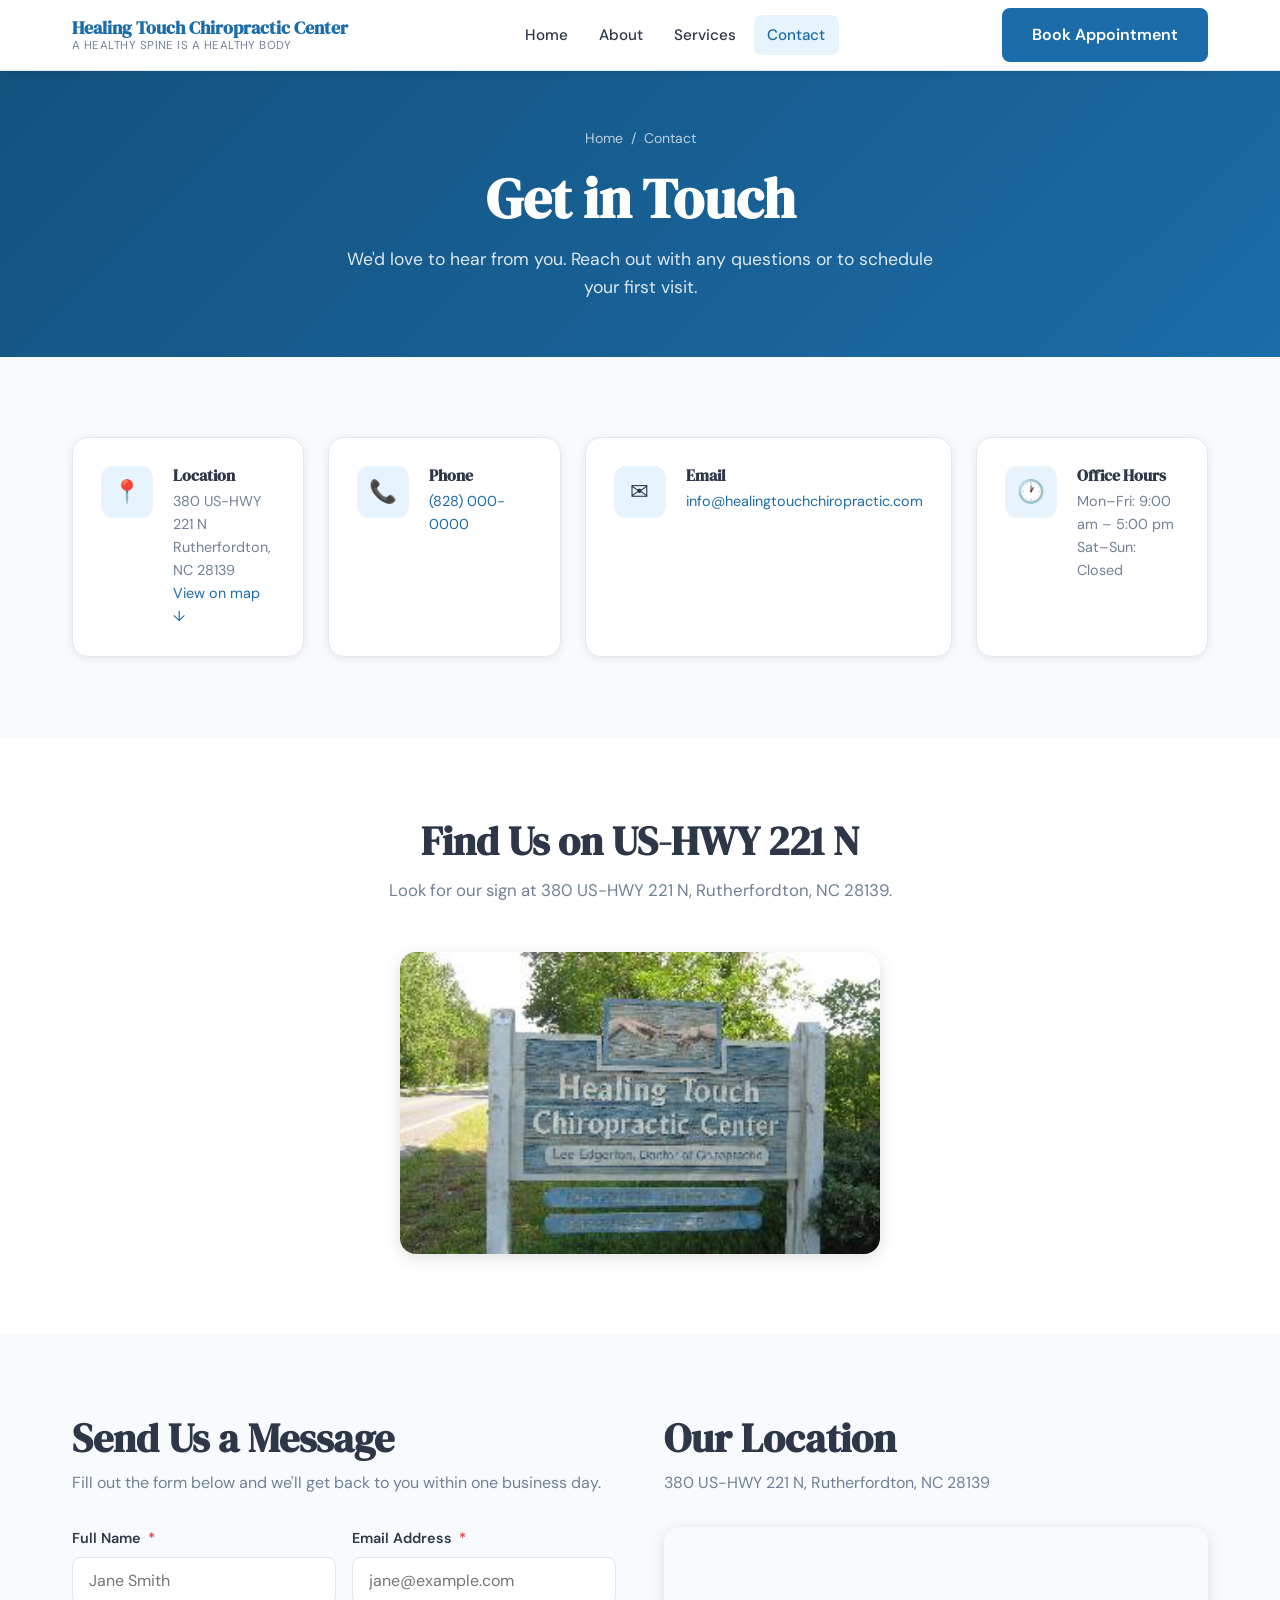
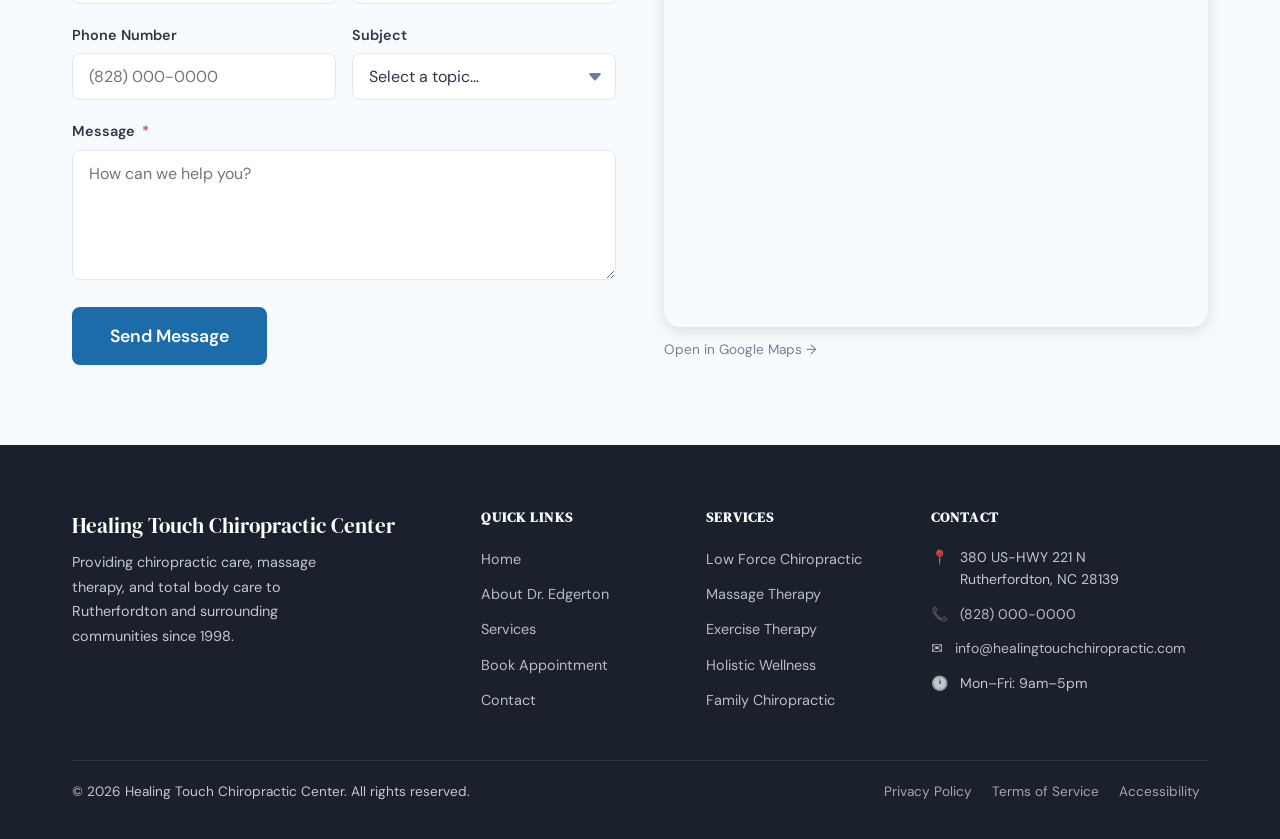
<file: contact.html>
<!DOCTYPE html>
<html lang="en">
<head>
  <meta charset="UTF-8">
  <meta name="viewport" content="width=device-width, initial-scale=1.0">
  <meta name="description" content="Contact Healing Touch Chiropractic Center at 380 US-HWY 221 N, Rutherfordton, NC 28139. Call, email, or send a message — we'd love to hear from you.">
  <meta name="keywords" content="contact Healing Touch Chiropractic, chiropractor Rutherfordton NC, chiropractic office phone, 380 US-HWY 221 N Rutherfordton">
  <meta name="author" content="Healing Touch Chiropractic Center">
  <meta name="robots" content="index, follow">

  <meta property="og:title" content="Contact Us | Healing Touch Chiropractic Center — Rutherfordton, NC">
  <meta property="og:description" content="Get in touch with Healing Touch Chiropractic Center. Located at 380 US-HWY 221 N, Rutherfordton, NC 28139.">
  <meta property="og:type" content="website">

  <link rel="canonical" href="https://www.healingtouchchiropractic.com/contact.html">

  <link rel="preconnect" href="https://fonts.googleapis.com">
  <link rel="preconnect" href="https://fonts.gstatic.com" crossorigin>
  <link href="https://fonts.googleapis.com/css2?family=DM+Sans:ital,opsz,wght@0,9..40,300;0,9..40,400;0,9..40,500;0,9..40,600;0,9..40,700;1,9..40,400&family=DM+Serif+Display:ital@0;1&display=swap" rel="stylesheet">

  <link rel="stylesheet" href="css/style.css">

  <title>Contact Us | Healing Touch Chiropractic Center — Rutherfordton, NC</title>
</head>
<body>
  <a href="#main-content" class="skip-link">Skip to main content</a>

  <header class="navbar" role="banner">
    <div class="container">
      <div class="navbar-inner">
        <a href="index.html" class="navbar-brand" aria-label="Healing Touch Chiropractic Center — Home">
          <span class="brand-name">Healing Touch Chiropractic Center</span>
          <span class="brand-tagline">A healthy spine is a healthy body</span>
        </a>
        <nav aria-label="Main navigation">
          <ul class="navbar-nav" role="list">
            <li><a href="index.html">Home</a></li>
            <li><a href="about.html">About</a></li>
            <li><a href="services.html">Services</a></li>
            <li><a href="contact.html" class="active" aria-current="page">Contact</a></li>
          </ul>
        </nav>
        <a href="booking.html" class="btn btn-primary navbar-cta">Book Appointment</a>
        <button type="button" class="hamburger" aria-label="Toggle navigation menu" aria-expanded="false" aria-controls="mobile-nav">
          <span></span><span></span><span></span>
        </button>
      </div>
    </div>
    <nav id="mobile-nav" class="mobile-nav" aria-label="Mobile navigation" aria-hidden="true">
      <ul role="list">
        <li><a href="index.html">Home</a></li>
        <li><a href="about.html">About</a></li>
        <li><a href="services.html">Services</a></li>
        <li><a href="contact.html">Contact</a></li>
      </ul>
      <a href="booking.html" class="btn btn-primary btn-full">Book Appointment</a>
    </nav>
  </header>

  <main id="main-content">

    <!-- Page Hero -->
    <section class="page-hero" aria-label="Contact page header">
      <div class="container">
        <nav class="breadcrumb" aria-label="Breadcrumb">
          <a href="index.html">Home</a>
          <span aria-hidden="true">/</span>
          <span>Contact</span>
        </nav>
        <h1>Get in Touch</h1>
        <p>We'd love to hear from you. Reach out with any questions or to schedule your first visit.</p>
      </div>
    </section>

    <!-- Contact Info Cards -->
    <section class="section bg-light" aria-labelledby="contact-info-heading">
      <div class="container">
        <h2 class="sr-only" id="contact-info-heading">Contact information</h2>
        <div class="grid grid-4">
          <div class="contact-card">
            <div class="contact-icon" aria-hidden="true">&#x1F4CD;</div>
            <div>
              <h3>Location</h3>
              <p>380 US-HWY 221 N<br>Rutherfordton, NC 28139<br><a href="#map-section">View on map &darr;</a></p>
            </div>
          </div>
          <div class="contact-card">
            <div class="contact-icon" aria-hidden="true">&#x1F4DE;</div>
            <div>
              <h3>Phone</h3>
              <p><a href="tel:+18280000000">(828) 000-0000</a></p>
            </div>
          </div>
          <div class="contact-card">
            <div class="contact-icon" aria-hidden="true">&#x2709;&#xFE0F;</div>
            <div>
              <h3>Email</h3>
              <p><a href="mailto:info@healingtouchchiropractic.com">info@healingtouchchiropractic.com</a></p>
            </div>
          </div>
          <div class="contact-card">
            <div class="contact-icon" aria-hidden="true">&#x1F550;</div>
            <div>
              <h3>Office Hours</h3>
              <p>Mon&ndash;Fri: 9:00 am &ndash; 5:00 pm<br>Sat&ndash;Sun: Closed</p>
            </div>
          </div>
        </div>
      </div>
    </section>

    <!-- Sign Post Image -->
    <section class="section" aria-labelledby="signpost-heading">
      <div class="container content-narrow">
        <h2 class="section-title" id="signpost-heading">Find Us on US-HWY 221 N</h2>
        <p class="section-subtitle">Look for our sign at 380 US-HWY 221 N, Rutherfordton, NC 28139.</p>
        <img
          src="images/image.png"
          alt="Healing Touch Chiropractic Center road sign — Lee Edgerton, Doctor of Chiropractic, located at 380 US-HWY 221 N, Rutherfordton, NC"
          class="signpost-img"
          width="480"
          height="360"
          loading="lazy"
        >
      </div>
    </section>

    <!-- Contact Form + Map -->
    <section class="section bg-light" aria-labelledby="contact-form-heading">
      <div class="container">
        <div class="contact-form-grid">

          <!-- Contact Form -->
          <div>
            <h2 class="section-label" id="contact-form-heading">Send Us a Message</h2>
            <p class="section-sublabel">Fill out the form below and we'll get back to you within one business day.</p>

            <form id="contact-form" novalidate aria-label="Contact form">
              <div class="form-row">
                <div class="form-group">
                  <label class="form-label" for="contact-name">
                    Full Name <span class="required" aria-hidden="true">*</span>
                  </label>
                  <input type="text" id="contact-name" name="name" class="form-control"
                    placeholder="Jane Smith" required autocomplete="name" aria-required="true">
                  <span class="form-error" id="contact-name-error" role="alert"></span>
                </div>
                <div class="form-group">
                  <label class="form-label" for="contact-email">
                    Email Address <span class="required" aria-hidden="true">*</span>
                  </label>
                  <input type="email" id="contact-email" name="email" class="form-control"
                    placeholder="jane@example.com" required autocomplete="email" aria-required="true">
                  <span class="form-error" id="contact-email-error" role="alert"></span>
                </div>
              </div>

              <div class="form-row">
                <div class="form-group">
                  <label class="form-label" for="contact-phone">Phone Number</label>
                  <input type="tel" id="contact-phone" name="phone" class="form-control"
                    placeholder="(828) 000-0000" autocomplete="tel" data-type="phone">
                  <span class="form-error" id="contact-phone-error" role="alert"></span>
                </div>
                <div class="form-group">
                  <label class="form-label" for="contact-subject">Subject</label>
                  <select id="contact-subject" name="subject" class="form-control">
                    <option value="">Select a topic&hellip;</option>
                    <option value="appointment">Book / Change Appointment</option>
                    <option value="services">Questions About Services</option>
                    <option value="insurance">Insurance &amp; Payment</option>
                    <option value="speaking">Speaking Engagement Inquiry</option>
                    <option value="other">Other</option>
                  </select>
                  <span class="form-error" id="contact-subject-error" role="alert"></span>
                </div>
              </div>

              <div class="form-group">
                <label class="form-label" for="contact-message">
                  Message <span class="required" aria-hidden="true">*</span>
                </label>
                <textarea id="contact-message" name="message" class="form-control"
                  placeholder="How can we help you?" required aria-required="true" data-minlength="10"></textarea>
                <span class="form-error" id="contact-message-error" role="alert"></span>
              </div>

              <button type="submit" class="btn btn-primary btn-lg">Send Message</button>
            </form>

            <div class="form-success" id="contact-success" role="alert" tabindex="-1">
              <span class="success-icon" aria-hidden="true">&#x2705;</span>
              <strong>Thank you for reaching out!</strong><br>
              We've received your message and will respond within one business day.
            </div>
          </div>

          <!-- Map -->
          <div id="map-section">
            <h2 class="section-label">Our Location</h2>
            <p class="section-sublabel">380 US-HWY 221 N, Rutherfordton, NC 28139</p>

            <!--
              Google Maps Embed API
              Replace YOUR_GOOGLE_MAPS_API_KEY with your actual API key.
              Get a key at: https://developers.google.com/maps/documentation/embed/get-api-key
              Update the "q" parameter with the full clinic address once confirmed.
            -->
            <div class="map-wrapper" role="region" aria-label="Map showing Healing Touch Chiropractic Center at 380 US-HWY 221 N, Rutherfordton, NC">
              <iframe
                src="https://www.google.com/maps/embed/v1/place?key=YOUR_GOOGLE_MAPS_API_KEY&q=380+US-221+N,+Rutherfordton,+NC+28139"
                width="600"
                height="400"
                allowfullscreen=""
                loading="lazy"
                title="Map of Healing Touch Chiropractic Center at 380 US-HWY 221 N, Rutherfordton, NC"
              ></iframe>
            </div>

            <a class="map-link" href="https://maps.google.com/?q=380+US-221+N,+Rutherfordton,+NC+28139"
              target="_blank" rel="noopener noreferrer">
              Open in Google Maps &rarr;
            </a>
          </div>

        </div>
      </div>
    </section>

  </main>

  <footer class="footer" role="contentinfo">
    <div class="container">
      <div class="footer-grid">
        <div class="footer-brand">
          <span class="brand-name">Healing Touch Chiropractic Center</span>
          <p>Providing chiropractic care, massage therapy, and total body care to Rutherfordton and surrounding communities since 1998.</p>
        </div>
        <div>
          <h4>Quick Links</h4>
          <nav aria-label="Footer navigation">
            <ul class="footer-links" role="list">
              <li><a href="index.html">Home</a></li>
              <li><a href="about.html">About Dr. Edgerton</a></li>
              <li><a href="services.html">Services</a></li>
              <li><a href="booking.html">Book Appointment</a></li>
              <li><a href="contact.html">Contact</a></li>
            </ul>
          </nav>
        </div>
        <div>
          <h4>Services</h4>
          <ul class="footer-links" role="list">
            <li><a href="services.html#low-force">Low Force Chiropractic</a></li>
            <li><a href="services.html#massage">Massage Therapy</a></li>
            <li><a href="services.html#exercise">Exercise Therapy</a></li>
            <li><a href="services.html#holistic">Holistic Wellness</a></li>
            <li><a href="services.html#family">Family Chiropractic</a></li>
          </ul>
        </div>
        <div>
          <h4>Contact</h4>
          <div class="footer-contact-item">
            <span aria-hidden="true">&#x1F4CD;</span>
            <span>380 US-HWY 221 N<br>Rutherfordton, NC 28139</span>
          </div>
          <div class="footer-contact-item">
            <span aria-hidden="true">&#x1F4DE;</span>
            <span><a href="tel:+18280000000" class="footer-link-light">(828) 000-0000</a></span>
          </div>
          <div class="footer-contact-item">
            <span aria-hidden="true">&#x2709;&#xFE0F;</span>
            <span><a href="mailto:info@healingtouchchiropractic.com" class="footer-link-light">info@healingtouchchiropractic.com</a></span>
          </div>
          <div class="footer-contact-item">
            <span aria-hidden="true">&#x1F550;</span>
            <span>Mon&ndash;Fri: 9am&ndash;5pm</span>
          </div>
        </div>
      </div>
      <div class="footer-bottom">
        <p>&copy; 2026 Healing Touch Chiropractic Center. All rights reserved.</p>
        <div class="footer-legal">
          <a href="#">Privacy Policy</a>
          <a href="#">Terms of Service</a>
          <a href="#">Accessibility</a>
        </div>
      </div>
    </div>
  </footer>

  <script src="js/main.js"></script>
</body>
</html>
</file>
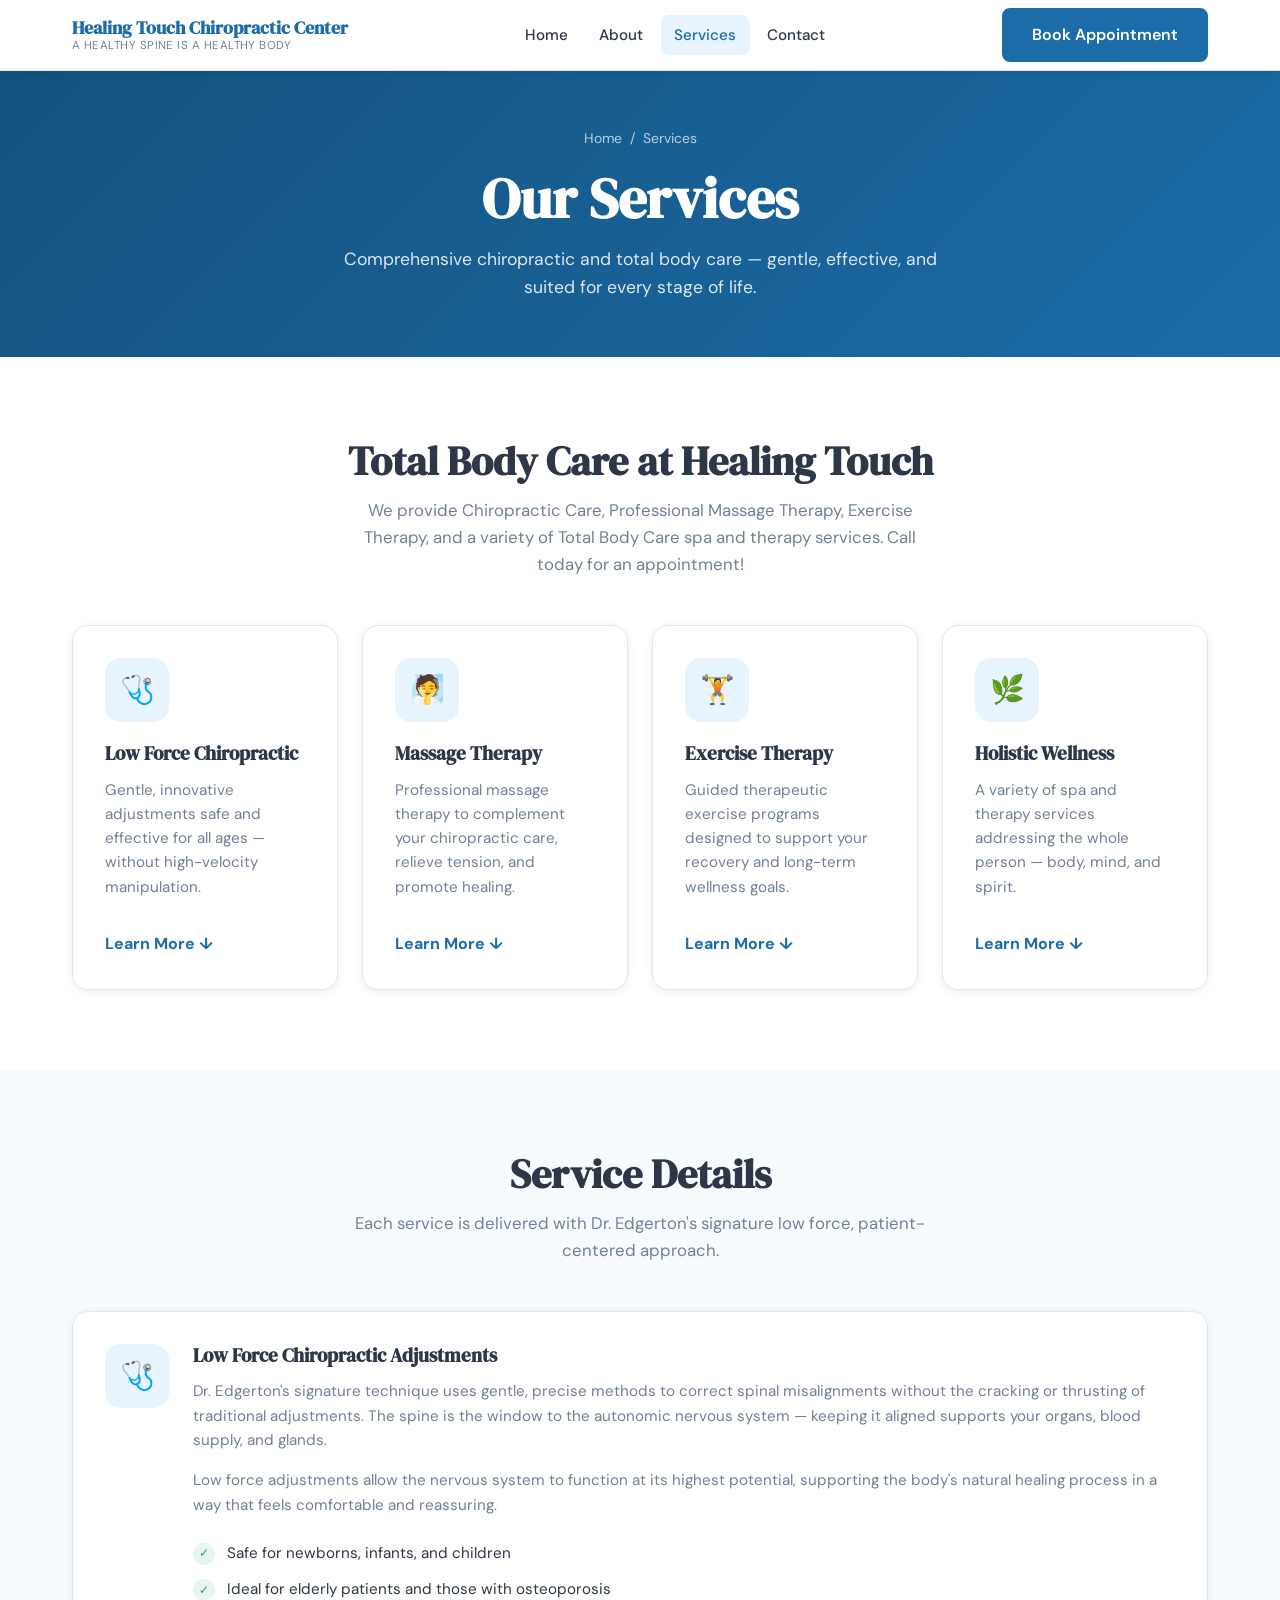
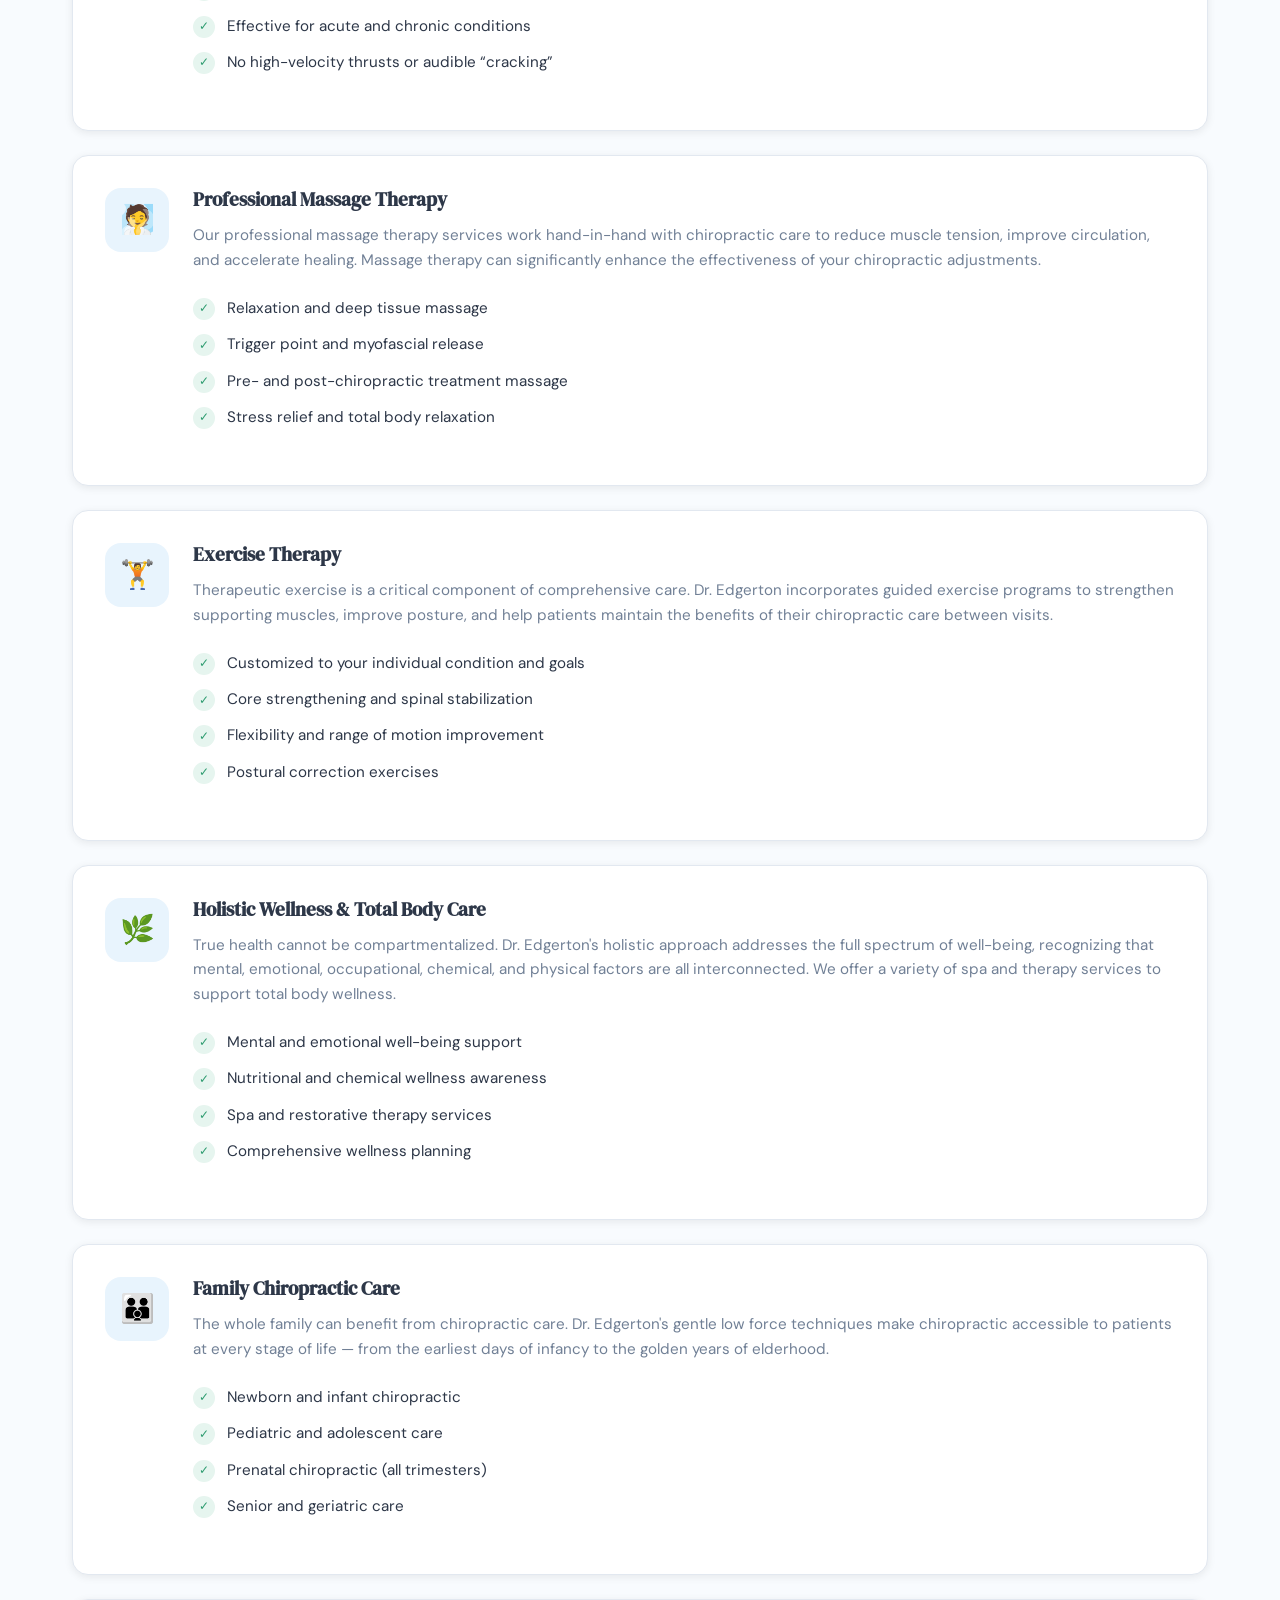
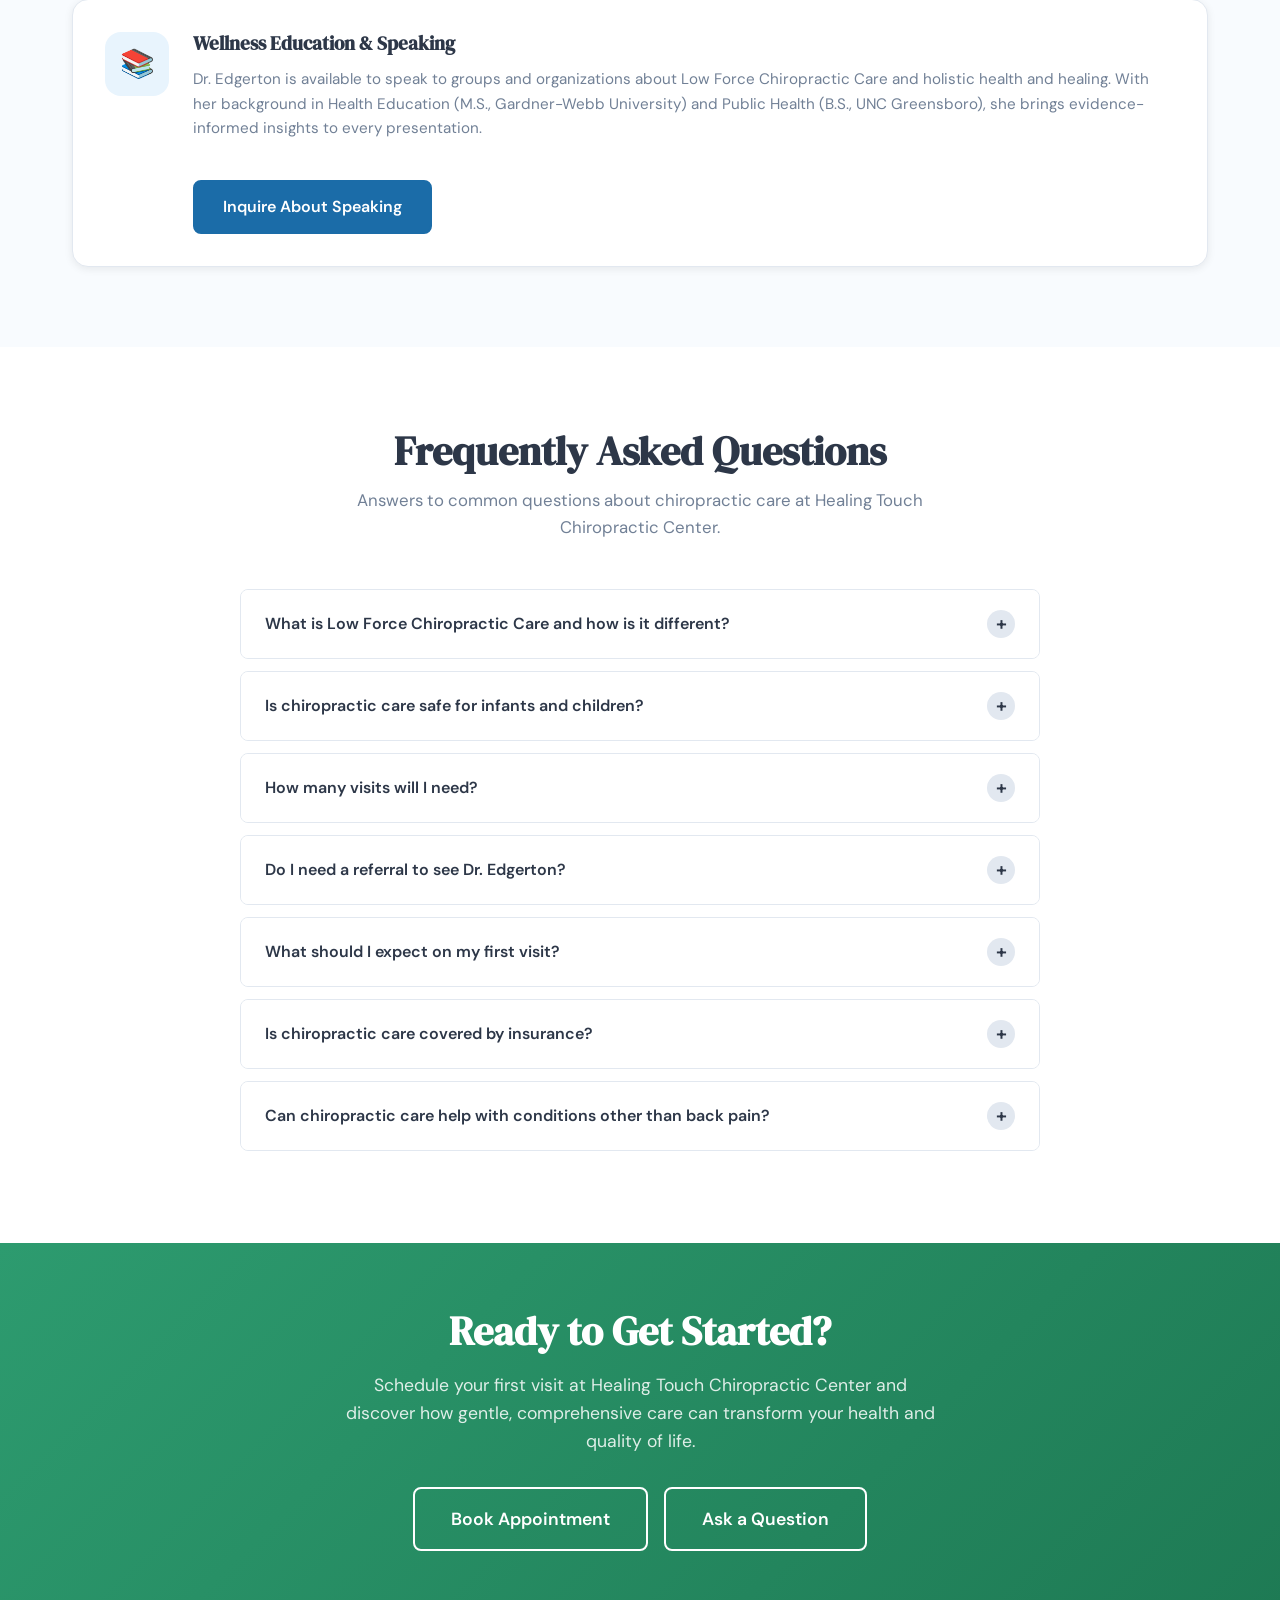
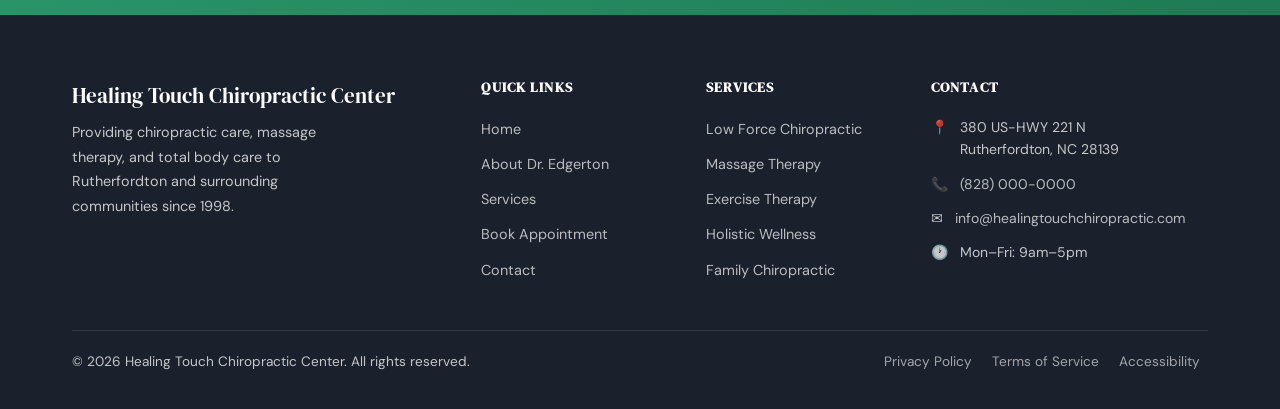
<file: services.html>
<!DOCTYPE html>
<html lang="en">
<head>
  <meta charset="UTF-8">
  <meta name="viewport" content="width=device-width, initial-scale=1.0">
  <meta name="description" content="Healing Touch Chiropractic Center in Rutherfordton, NC offers Low Force Chiropractic Care, Professional Massage Therapy, Exercise Therapy, and Total Body Care — gentle, effective treatment for patients of all ages.">
  <meta name="keywords" content="chiropractic services Rutherfordton NC, Healing Touch Chiropractic, low force chiropractic, family chiropractic, holistic wellness, massage therapy, exercise therapy, total body care">
  <meta name="author" content="Healing Touch Chiropractic Center">
  <meta name="robots" content="index, follow">

  <meta property="og:title" content="Services | Healing Touch Chiropractic Center — Rutherfordton, NC">
  <meta property="og:description" content="Gentle, effective chiropractic care, massage therapy, and total body care for all ages in Rutherfordton, NC.">
  <meta property="og:type" content="website">

  <link rel="canonical" href="https://www.healingtouchchiropractic.com/services.html">

  <link rel="preconnect" href="https://fonts.googleapis.com">
  <link rel="preconnect" href="https://fonts.gstatic.com" crossorigin>
  <link href="https://fonts.googleapis.com/css2?family=DM+Sans:ital,opsz,wght@0,9..40,300;0,9..40,400;0,9..40,500;0,9..40,600;0,9..40,700;1,9..40,400&family=DM+Serif+Display:ital@0;1&display=swap" rel="stylesheet">

  <link rel="stylesheet" href="css/style.css">

  <title>Services | Healing Touch Chiropractic Center — Rutherfordton, NC</title>
</head>
<body>
  <a href="#main-content" class="skip-link">Skip to main content</a>

  <header class="navbar" role="banner">
    <div class="container">
      <div class="navbar-inner">
        <a href="index.html" class="navbar-brand" aria-label="Healing Touch Chiropractic Center — Home">
          <span class="brand-name">Healing Touch Chiropractic Center</span>
          <span class="brand-tagline">A healthy spine is a healthy body</span>
        </a>
        <nav aria-label="Main navigation">
          <ul class="navbar-nav" role="list">
            <li><a href="index.html">Home</a></li>
            <li><a href="about.html">About</a></li>
            <li><a href="services.html" class="active" aria-current="page">Services</a></li>
            <li><a href="contact.html">Contact</a></li>
          </ul>
        </nav>
        <a href="booking.html" class="btn btn-primary navbar-cta">Book Appointment</a>
        <button type="button" class="hamburger" aria-label="Toggle navigation menu" aria-expanded="false" aria-controls="mobile-nav">
          <span></span><span></span><span></span>
        </button>
      </div>
    </div>
    <nav id="mobile-nav" class="mobile-nav" aria-label="Mobile navigation" aria-hidden="true">
      <ul role="list">
        <li><a href="index.html">Home</a></li>
        <li><a href="about.html">About</a></li>
        <li><a href="services.html">Services</a></li>
        <li><a href="contact.html">Contact</a></li>
      </ul>
      <a href="booking.html" class="btn btn-primary btn-full">Book Appointment</a>
    </nav>
  </header>

  <main id="main-content">

    <!-- Page Hero -->
    <section class="page-hero" aria-label="Services page header">
      <div class="container">
        <nav class="breadcrumb" aria-label="Breadcrumb">
          <a href="index.html">Home</a>
          <span aria-hidden="true">/</span>
          <span>Services</span>
        </nav>
        <h1>Our Services</h1>
        <p>Comprehensive chiropractic and total body care — gentle, effective, and suited for every stage of life.</p>
      </div>
    </section>

    <!-- Services Overview -->
    <section class="section" aria-labelledby="services-intro-heading">
      <div class="container">
        <h2 class="section-title" id="services-intro-heading">Total Body Care at Healing Touch</h2>
        <p class="section-subtitle">We provide Chiropractic Care, Professional Massage Therapy, Exercise Therapy, and a variety of Total Body Care spa and therapy services. Call today for an appointment!</p>

        <div class="grid grid-4">
          <article class="service-card">
            <div class="service-icon" aria-hidden="true">&#x1FA7A;</div>
            <h3>Low Force Chiropractic</h3>
            <p>Gentle, innovative adjustments safe and effective for all ages — without high-velocity manipulation.</p>
            <a href="#low-force" class="service-price">Learn More &darr;</a>
          </article>
          <article class="service-card">
            <div class="service-icon" aria-hidden="true">&#x1F9D6;</div>
            <h3>Massage Therapy</h3>
            <p>Professional massage therapy to complement your chiropractic care, relieve tension, and promote healing.</p>
            <a href="#massage" class="service-price">Learn More &darr;</a>
          </article>
          <article class="service-card">
            <div class="service-icon" aria-hidden="true">&#x1F3CB;&#xFE0F;</div>
            <h3>Exercise Therapy</h3>
            <p>Guided therapeutic exercise programs designed to support your recovery and long-term wellness goals.</p>
            <a href="#exercise" class="service-price">Learn More &darr;</a>
          </article>
          <article class="service-card">
            <div class="service-icon" aria-hidden="true">&#x1F33F;</div>
            <h3>Holistic Wellness</h3>
            <p>A variety of spa and therapy services addressing the whole person — body, mind, and spirit.</p>
            <a href="#holistic" class="service-price">Learn More &darr;</a>
          </article>
        </div>
      </div>
    </section>

    <!-- Detailed Services -->
    <section class="section bg-light" aria-labelledby="detail-heading">
      <div class="container">
        <h2 class="section-title" id="detail-heading">Service Details</h2>
        <p class="section-subtitle">Each service is delivered with Dr. Edgerton's signature low force, patient-centered approach.</p>

        <!-- Low Force Chiropractic -->
        <article id="low-force" class="service-card mb-3">
          <div class="service-detail-inner">
            <div class="service-icon service-detail-icon" aria-hidden="true">&#x1FA7A;</div>
            <div>
              <h3>Low Force Chiropractic Adjustments</h3>
              <p>Dr. Edgerton's signature technique uses gentle, precise methods to correct spinal misalignments without the cracking or thrusting of traditional adjustments. The spine is the window to the autonomic nervous system — keeping it aligned supports your organs, blood supply, and glands.</p>
              <p>Low force adjustments allow the nervous system to function at its highest potential, supporting the body's natural healing process in a way that feels comfortable and reassuring.</p>
              <ul class="credentials-list">
                <li>Safe for newborns, infants, and children</li>
                <li>Ideal for elderly patients and those with osteoporosis</li>
                <li>Effective for acute and chronic conditions</li>
                <li>No high-velocity thrusts or audible &ldquo;cracking&rdquo;</li>
              </ul>
            </div>
          </div>
        </article>

        <!-- Massage Therapy -->
        <article id="massage" class="service-card mb-3">
          <div class="service-detail-inner">
            <div class="service-icon service-detail-icon" aria-hidden="true">&#x1F9D6;</div>
            <div>
              <h3>Professional Massage Therapy</h3>
              <p>Our professional massage therapy services work hand-in-hand with chiropractic care to reduce muscle tension, improve circulation, and accelerate healing. Massage therapy can significantly enhance the effectiveness of your chiropractic adjustments.</p>
              <ul class="credentials-list">
                <li>Relaxation and deep tissue massage</li>
                <li>Trigger point and myofascial release</li>
                <li>Pre- and post-chiropractic treatment massage</li>
                <li>Stress relief and total body relaxation</li>
              </ul>
            </div>
          </div>
        </article>

        <!-- Exercise Therapy -->
        <article id="exercise" class="service-card mb-3">
          <div class="service-detail-inner">
            <div class="service-icon service-detail-icon" aria-hidden="true">&#x1F3CB;&#xFE0F;</div>
            <div>
              <h3>Exercise Therapy</h3>
              <p>Therapeutic exercise is a critical component of comprehensive care. Dr. Edgerton incorporates guided exercise programs to strengthen supporting muscles, improve posture, and help patients maintain the benefits of their chiropractic care between visits.</p>
              <ul class="credentials-list">
                <li>Customized to your individual condition and goals</li>
                <li>Core strengthening and spinal stabilization</li>
                <li>Flexibility and range of motion improvement</li>
                <li>Postural correction exercises</li>
              </ul>
            </div>
          </div>
        </article>

        <!-- Holistic Wellness -->
        <article id="holistic" class="service-card mb-3">
          <div class="service-detail-inner">
            <div class="service-icon service-detail-icon" aria-hidden="true">&#x1F33F;</div>
            <div>
              <h3>Holistic Wellness &amp; Total Body Care</h3>
              <p>True health cannot be compartmentalized. Dr. Edgerton's holistic approach addresses the full spectrum of well-being, recognizing that mental, emotional, occupational, chemical, and physical factors are all interconnected. We offer a variety of spa and therapy services to support total body wellness.</p>
              <ul class="credentials-list">
                <li>Mental and emotional well-being support</li>
                <li>Nutritional and chemical wellness awareness</li>
                <li>Spa and restorative therapy services</li>
                <li>Comprehensive wellness planning</li>
              </ul>
            </div>
          </div>
        </article>

        <!-- Family Chiropractic -->
        <article id="family" class="service-card mb-3">
          <div class="service-detail-inner">
            <div class="service-icon service-detail-icon" aria-hidden="true">&#x1F46A;</div>
            <div>
              <h3>Family Chiropractic Care</h3>
              <p>The whole family can benefit from chiropractic care. Dr. Edgerton's gentle low force techniques make chiropractic accessible to patients at every stage of life — from the earliest days of infancy to the golden years of elderhood.</p>
              <ul class="credentials-list">
                <li>Newborn and infant chiropractic</li>
                <li>Pediatric and adolescent care</li>
                <li>Prenatal chiropractic (all trimesters)</li>
                <li>Senior and geriatric care</li>
              </ul>
            </div>
          </div>
        </article>

        <!-- Wellness Education -->
        <article id="education" class="service-card">
          <div class="service-detail-inner">
            <div class="service-icon service-detail-icon" aria-hidden="true">&#x1F4DA;</div>
            <div>
              <h3>Wellness Education &amp; Speaking</h3>
              <p>Dr. Edgerton is available to speak to groups and organizations about Low Force Chiropractic Care and holistic health and healing. With her background in Health Education (M.S., Gardner-Webb University) and Public Health (B.S., UNC Greensboro), she brings evidence-informed insights to every presentation.</p>
              <a href="contact.html" class="btn btn-primary mt-3">Inquire About Speaking</a>
            </div>
          </div>
        </article>
      </div>
    </section>

    <!-- FAQ -->
    <section class="section" aria-labelledby="faq-heading">
      <div class="container">
        <h2 class="section-title" id="faq-heading">Frequently Asked Questions</h2>
        <p class="section-subtitle">Answers to common questions about chiropractic care at Healing Touch Chiropractic Center.</p>

        <div class="faq-list" role="list">

          <div class="faq-item" role="listitem">
            <button type="button" class="faq-question" aria-controls="faq-1" aria-expanded="false">
              What is Low Force Chiropractic Care and how is it different?
              <span class="faq-toggle" aria-hidden="true">+</span>
            </button>
            <div class="faq-answer" id="faq-1" role="region">
              <div class="faq-answer-inner">
                Low Force Chiropractic uses gentle, precise techniques to deliver chiropractic adjustments without the high-velocity thrusts associated with traditional methods. There is no cracking, popping, or forceful manipulation. The result is a comfortable experience suitable for all ages, including newborns and the elderly, while achieving the same neurological and structural benefits.
              </div>
            </div>
          </div>

          <div class="faq-item" role="listitem">
            <button type="button" class="faq-question" aria-controls="faq-2" aria-expanded="false">
              Is chiropractic care safe for infants and children?
              <span class="faq-toggle" aria-hidden="true">+</span>
            </button>
            <div class="faq-answer" id="faq-2" role="region">
              <div class="faq-answer-inner">
                Yes — especially with Dr. Edgerton's low force techniques. Pediatric chiropractic is adapted to the size, sensitivity, and developmental stage of each child. Many parents bring their newborns in shortly after birth to address misalignments that may have occurred during delivery. Chiropractic care has been shown to support healthy development, improve sleep, and reduce common infant discomforts.
              </div>
            </div>
          </div>

          <div class="faq-item" role="listitem">
            <button type="button" class="faq-question" aria-controls="faq-3" aria-expanded="false">
              How many visits will I need?
              <span class="faq-toggle" aria-hidden="true">+</span>
            </button>
            <div class="faq-answer" id="faq-3" role="region">
              <div class="faq-answer-inner">
                Every patient is unique. Some people experience significant relief after just a few visits, while others with chronic or complex conditions may benefit from a longer care plan. Dr. Edgerton will conduct a thorough assessment during your first visit and discuss a personalized care plan aligned with your health goals and lifestyle.
              </div>
            </div>
          </div>

          <div class="faq-item" role="listitem">
            <button type="button" class="faq-question" aria-controls="faq-4" aria-expanded="false">
              Do I need a referral to see Dr. Edgerton?
              <span class="faq-toggle" aria-hidden="true">+</span>
            </button>
            <div class="faq-answer" id="faq-4" role="region">
              <div class="faq-answer-inner">
                No referral is required. You can contact the office directly or use our online booking form to schedule your first appointment. Chiropractic is a primary healthcare profession — you can come to us directly without needing to see a medical doctor first.
              </div>
            </div>
          </div>

          <div class="faq-item" role="listitem">
            <button type="button" class="faq-question" aria-controls="faq-5" aria-expanded="false">
              What should I expect on my first visit?
              <span class="faq-toggle" aria-hidden="true">+</span>
            </button>
            <div class="faq-answer" id="faq-5" role="region">
              <div class="faq-answer-inner">
                Your first visit includes a detailed health history review, a discussion of your current concerns and health goals, and a thorough chiropractic examination. Dr. Edgerton will explain her findings and recommend a personalized care plan. You may also receive your first gentle adjustment during this visit. Plan to allow 45&ndash;60 minutes for your initial appointment.
              </div>
            </div>
          </div>

          <div class="faq-item" role="listitem">
            <button type="button" class="faq-question" aria-controls="faq-6" aria-expanded="false">
              Is chiropractic care covered by insurance?
              <span class="faq-toggle" aria-hidden="true">+</span>
            </button>
            <div class="faq-answer" id="faq-6" role="region">
              <div class="faq-answer-inner">
                Coverage varies by insurance plan. Many major insurance plans, including Medicare, cover chiropractic care for certain conditions. Please contact our office at (828) 000-0000 and we can help you understand your benefits and available payment options.
              </div>
            </div>
          </div>

          <div class="faq-item" role="listitem">
            <button type="button" class="faq-question" aria-controls="faq-7" aria-expanded="false">
              Can chiropractic care help with conditions other than back pain?
              <span class="faq-toggle" aria-hidden="true">+</span>
            </button>
            <div class="faq-answer" id="faq-7" role="region">
              <div class="faq-answer-inner">
                Absolutely. While chiropractic is well-known for back and neck pain relief, patients often experience improvements in headaches, migraines, sciatica, joint pain, sleep quality, energy levels, immune function, and overall well-being. Because chiropractic care optimizes the nervous system — which controls every function in the body — the benefits can be wide-ranging and significant. The health of your spine determines the health of your body!
              </div>
            </div>
          </div>

        </div>
      </div>
    </section>

    <!-- CTA -->
    <section class="cta-banner" aria-label="Book an appointment">
      <div class="container">
        <h2>Ready to Get Started?</h2>
        <p>Schedule your first visit at Healing Touch Chiropractic Center and discover how gentle, comprehensive care can transform your health and quality of life.</p>
        <div class="cta-actions">
          <a href="booking.html" class="btn btn-outline-white btn-lg">Book Appointment</a>
          <a href="contact.html" class="btn btn-outline-white btn-lg">Ask a Question</a>
        </div>
      </div>
    </section>

  </main>

  <footer class="footer" role="contentinfo">
    <div class="container">
      <div class="footer-grid">
        <div class="footer-brand">
          <span class="brand-name">Healing Touch Chiropractic Center</span>
          <p>Providing chiropractic care, massage therapy, and total body care to Rutherfordton and surrounding communities since 1998.</p>
        </div>
        <div>
          <h4>Quick Links</h4>
          <nav aria-label="Footer navigation">
            <ul class="footer-links" role="list">
              <li><a href="index.html">Home</a></li>
              <li><a href="about.html">About Dr. Edgerton</a></li>
              <li><a href="services.html">Services</a></li>
              <li><a href="booking.html">Book Appointment</a></li>
              <li><a href="contact.html">Contact</a></li>
            </ul>
          </nav>
        </div>
        <div>
          <h4>Services</h4>
          <ul class="footer-links" role="list">
            <li><a href="services.html#low-force">Low Force Chiropractic</a></li>
            <li><a href="services.html#massage">Massage Therapy</a></li>
            <li><a href="services.html#exercise">Exercise Therapy</a></li>
            <li><a href="services.html#holistic">Holistic Wellness</a></li>
            <li><a href="services.html#family">Family Chiropractic</a></li>
          </ul>
        </div>
        <div>
          <h4>Contact</h4>
          <div class="footer-contact-item">
            <span aria-hidden="true">&#x1F4CD;</span>
            <span>380 US-HWY 221 N<br>Rutherfordton, NC 28139</span>
          </div>
          <div class="footer-contact-item">
            <span aria-hidden="true">&#x1F4DE;</span>
            <span><a href="tel:+18280000000" class="footer-link-light">(828) 000-0000</a></span>
          </div>
          <div class="footer-contact-item">
            <span aria-hidden="true">&#x2709;&#xFE0F;</span>
            <span><a href="mailto:info@healingtouchchiropractic.com" class="footer-link-light">info@healingtouchchiropractic.com</a></span>
          </div>
          <div class="footer-contact-item">
            <span aria-hidden="true">&#x1F550;</span>
            <span>Mon&ndash;Fri: 9am&ndash;5pm</span>
          </div>
        </div>
      </div>
      <div class="footer-bottom">
        <p>&copy; 2026 Healing Touch Chiropractic Center. All rights reserved.</p>
        <div class="footer-legal">
          <a href="#">Privacy Policy</a>
          <a href="#">Terms of Service</a>
          <a href="#">Accessibility</a>
        </div>
      </div>
    </div>
  </footer>

  <script src="js/main.js"></script>
</body>
</html>
</file>
<file: css/style.css>
/* ===========================
   CSS Custom Properties
   =========================== */
:root {
  --primary: #1B6CA8;
  --primary-dark: #14527E;
  --primary-light: #E8F4FD;
  --secondary: #2D9B6F;
  --secondary-light: #E6F5EF;
  --accent: #F59E0B;
  --text: #2D3748;
  --text-muted: #718096;
  --bg: #F8FBFE;
  --white: #FFFFFF;
  --border: #E2E8F0;
  --shadow: 0 2px 8px rgba(0, 0, 0, 0.08);
  --shadow-md: 0 4px 16px rgba(0, 0, 0, 0.12);
  --radius: 8px;
  --radius-lg: 16px;
  --transition: 0.3s ease;
  --font-body: 'DM Sans', system-ui, -apple-system, sans-serif;
  --font-heading: 'DM Serif Display', Georgia, serif;
  --max-width: 1200px;
}

/* ===========================
   Reset & Base
   =========================== */
*, *::before, *::after {
  box-sizing: border-box;
  margin: 0;
  padding: 0;
}

html {
  scroll-behavior: smooth;
  font-size: 16px;
}

body {
  font-family: var(--font-body);
  color: var(--text);
  background: var(--white);
  line-height: 1.6;
  -webkit-font-smoothing: antialiased;
}

img {
  max-width: 100%;
  height: auto;
  display: block;
}

a {
  color: var(--primary);
  text-decoration: none;
  transition: color var(--transition);
}

a:hover { color: var(--primary-dark); }

ul { list-style: none; }

/* ===========================
   Typography
   =========================== */
h1, h2, h3, h4, h5, h6 {
  font-family: var(--font-heading);
  color: var(--text);
  line-height: 1.2;
}

h1 { font-size: clamp(2rem, 5vw, 3.5rem); }
h2 { font-size: clamp(1.5rem, 4vw, 2.5rem); }
h3 { font-size: clamp(1.2rem, 3vw, 1.75rem); }
h4 { font-size: 1.25rem; }

p { margin-bottom: 1rem; }
p:last-child { margin-bottom: 0; }

/* ===========================
   Layout Utilities
   =========================== */
.container {
  width: 100%;
  max-width: var(--max-width);
  margin: 0 auto;
  padding: 0 1.25rem;
}

.section      { padding: 4rem 0; }
.section-sm   { padding: 2.5rem 0; }
.section-lg   { padding: 6rem 0; }

.section-title {
  text-align: center;
  margin-bottom: 0.75rem;
}

.section-subtitle {
  text-align: center;
  color: var(--text-muted);
  max-width: 600px;
  margin: 0 auto 3rem;
  font-size: 1.05rem;
}

.text-center  { text-align: center; }
.text-primary { color: var(--primary); }
.text-muted   { color: var(--text-muted); }

/* Grid */
.grid   { display: grid; gap: 1.5rem; }
.grid-2 { grid-template-columns: 1fr; }
.grid-3 { grid-template-columns: 1fr; }
.grid-4 { grid-template-columns: 1fr; }

@media (min-width: 640px) {
  .grid-2 { grid-template-columns: repeat(2, 1fr); }
  .grid-4 { grid-template-columns: repeat(2, 1fr); }
}
@media (min-width: 768px) {
  .grid-3 { grid-template-columns: repeat(3, 1fr); }
}
@media (min-width: 1024px) {
  .grid-4 { grid-template-columns: repeat(4, 1fr); }
}

.flex         { display: flex; }
.flex-center  { align-items: center; justify-content: center; }
.flex-between { align-items: center; justify-content: space-between; }
.gap-1 { gap: 0.5rem; }
.gap-2 { gap: 1rem; }
.gap-3 { gap: 1.5rem; }

/* Spacing */
.mb-0 { margin-bottom: 0; }
.mb-1 { margin-bottom: 0.5rem; }
.mb-2 { margin-bottom: 1rem; }
.mb-3 { margin-bottom: 1.5rem; }
.mb-4 { margin-bottom: 2rem; }
.mt-3 { margin-top: 1.5rem; }
.mt-4 { margin-top: 2rem; }

.bg-light { background: var(--bg); }
.bg-white { background: var(--white); }

/* ===========================
   Buttons
   =========================== */
.btn {
  display: inline-flex;
  align-items: center;
  gap: 0.5rem;
  padding: 0.75rem 1.75rem;
  border-radius: var(--radius);
  font-family: var(--font-body);
  font-size: 1rem;
  font-weight: 600;
  cursor: pointer;
  transition: all var(--transition);
  border: 2px solid transparent;
  text-decoration: none;
  white-space: nowrap;
}

.btn-primary {
  background: var(--primary);
  color: var(--white);
  border-color: var(--primary);
}
.btn-primary:hover {
  background: var(--primary-dark);
  border-color: var(--primary-dark);
  color: var(--white);
  transform: translateY(-1px);
  box-shadow: 0 4px 12px rgba(27, 108, 168, 0.35);
}

.btn-secondary {
  background: var(--secondary);
  color: var(--white);
  border-color: var(--secondary);
}
.btn-secondary:hover {
  background: #237a58;
  border-color: #237a58;
  color: var(--white);
  transform: translateY(-1px);
}

.btn-outline {
  background: transparent;
  color: var(--primary);
  border-color: var(--primary);
}
.btn-outline:hover {
  background: var(--primary);
  color: var(--white);
}

.btn-outline-white {
  background: transparent;
  color: var(--white);
  border-color: var(--white);
}
.btn-outline-white:hover {
  background: var(--white);
  color: var(--primary);
}

.btn-lg {
  padding: 1rem 2.25rem;
  font-size: 1.1rem;
}

.btn-full {
  width: 100%;
  justify-content: center;
}

/* ===========================
   Navbar
   =========================== */
.navbar {
  position: sticky;
  top: 0;
  z-index: 1000;
  background: var(--white);
  border-bottom: 1px solid var(--border);
  box-shadow: var(--shadow);
}

.navbar-inner {
  display: flex;
  align-items: center;
  justify-content: space-between;
  height: 70px;
  gap: 1rem;
}

.navbar-brand {
  display: flex;
  flex-direction: column;
  text-decoration: none;
  line-height: 1.2;
}
.navbar-brand .brand-name {
  font-family: var(--font-heading);
  font-size: 1.1rem;
  color: var(--primary);
  font-weight: 700;
}
.navbar-brand .brand-tagline {
  font-size: 0.72rem;
  color: var(--text-muted);
  letter-spacing: 0.04em;
  text-transform: uppercase;
}

.navbar-nav {
  display: none;
  list-style: none;
  gap: 0.25rem;
}
.navbar-nav a {
  display: block;
  padding: 0.5rem 0.85rem;
  color: var(--text);
  font-size: 0.95rem;
  font-weight: 500;
  border-radius: var(--radius);
  transition: all var(--transition);
}
.navbar-nav a:hover,
.navbar-nav a.active {
  color: var(--primary);
  background: var(--primary-light);
}

.navbar-cta { display: none; }

.hamburger {
  display: flex;
  flex-direction: column;
  gap: 5px;
  background: none;
  border: none;
  cursor: pointer;
  padding: 0.5rem;
  border-radius: var(--radius);
}
.hamburger span {
  display: block;
  width: 24px;
  height: 2px;
  background: var(--text);
  border-radius: 2px;
  transition: all var(--transition);
}
.hamburger.open span:nth-child(1) { transform: rotate(45deg) translate(5px, 5px); }
.hamburger.open span:nth-child(2) { opacity: 0; }
.hamburger.open span:nth-child(3) { transform: rotate(-45deg) translate(5px, -5px); }

.mobile-nav {
  display: none;
  position: absolute;
  top: 70px;
  left: 0;
  right: 0;
  background: var(--white);
  border-bottom: 1px solid var(--border);
  box-shadow: var(--shadow-md);
  padding: 1rem;
}
.mobile-nav.open { display: block; }
.mobile-nav ul {
  list-style: none;
  display: flex;
  flex-direction: column;
  gap: 0.25rem;
  margin-bottom: 1rem;
}
.mobile-nav a {
  display: block;
  padding: 0.75rem 1rem;
  color: var(--text);
  font-weight: 500;
  border-radius: var(--radius);
  transition: all var(--transition);
}
.mobile-nav a:hover,
.mobile-nav a.active {
  color: var(--primary);
  background: var(--primary-light);
}

@media (min-width: 768px) {
  .navbar-nav  { display: flex; }
  .navbar-cta  { display: flex; }
  .hamburger   { display: none; }
}

/* ===========================
   Hero Section
   =========================== */
.hero {
  background: linear-gradient(135deg, var(--primary-dark) 0%, var(--primary) 50%, #2563EB 100%);
  color: var(--white);
  padding: 5rem 0;
  position: relative;
  overflow: hidden;
}
.hero::before {
  content: '';
  position: absolute;
  top: -50%;
  right: -20%;
  width: 600px;
  height: 600px;
  background: rgba(255, 255, 255, 0.04);
  border-radius: 50%;
  pointer-events: none;
}
.hero::after {
  content: '';
  position: absolute;
  bottom: -30%;
  left: -10%;
  width: 400px;
  height: 400px;
  background: rgba(255, 255, 255, 0.04);
  border-radius: 50%;
  pointer-events: none;
}

.hero-content {
  position: relative;
  z-index: 1;
  max-width: 700px;
}

.hero-badge {
  display: inline-flex;
  align-items: center;
  gap: 0.5rem;
  background: rgba(255, 255, 255, 0.15);
  border: 1px solid rgba(255, 255, 255, 0.25);
  padding: 0.4rem 1rem;
  border-radius: 50px;
  font-size: 0.875rem;
  margin-bottom: 1.5rem;
  -webkit-backdrop-filter: blur(4px);
  backdrop-filter: blur(4px);
}

.hero h1 {
  color: var(--white);
  margin-bottom: 1.25rem;
}
.hero p {
  font-size: 1.15rem;
  color: rgba(255, 255, 255, 0.88);
  max-width: 560px;
  margin-bottom: 2rem;
}

.hero-actions {
  display: flex;
  flex-wrap: wrap;
  gap: 1rem;
}

.hero-stats {
  display: flex;
  flex-wrap: wrap;
  gap: 2rem;
  margin-top: 3rem;
  padding-top: 2rem;
  border-top: 1px solid rgba(255, 255, 255, 0.2);
}
.hero-stat .stat-number {
  font-size: 2rem;
  font-weight: 700;
  font-family: var(--font-heading);
}
.hero-stat .stat-label {
  font-size: 0.875rem;
  color: rgba(255, 255, 255, 0.75);
}

/* ===========================
   Page Hero (inner pages)
   =========================== */
.page-hero {
  background: linear-gradient(135deg, var(--primary-dark) 0%, var(--primary) 100%);
  color: var(--white);
  padding: 3.5rem 0;
  text-align: center;
}
.page-hero h1 {
  color: var(--white);
  margin-bottom: 0.75rem;
}
.page-hero p {
  color: rgba(255, 255, 255, 0.85);
  font-size: 1.1rem;
  max-width: 600px;
  margin: 0 auto;
}

.breadcrumb {
  display: flex;
  align-items: center;
  justify-content: center;
  gap: 0.5rem;
  font-size: 0.875rem;
  color: rgba(255, 255, 255, 0.7);
  margin-bottom: 1rem;
}
.breadcrumb a { color: rgba(255, 255, 255, 0.7); }
.breadcrumb a:hover { color: var(--white); }

/* ===========================
   Cards
   =========================== */
.card {
  background: var(--white);
  border-radius: var(--radius-lg);
  box-shadow: var(--shadow);
  overflow: hidden;
  transition: transform var(--transition), box-shadow var(--transition);
}
.card:hover {
  transform: translateY(-4px);
  box-shadow: var(--shadow-md);
}
.card-body { padding: 1.75rem; }
.card-icon {
  width: 56px;
  height: 56px;
  background: var(--primary-light);
  border-radius: 12px;
  display: flex;
  align-items: center;
  justify-content: center;
  margin-bottom: 1.25rem;
  font-size: 1.5rem;
  color: var(--primary);
}
.card-title {
  font-size: 1.2rem;
  margin-bottom: 0.75rem;
  color: var(--text);
}
.card-text {
  color: var(--text-muted);
  font-size: 0.95rem;
}

/* ===========================
   Service Cards
   =========================== */
.service-card {
  background: var(--white);
  border-radius: var(--radius-lg);
  padding: 2rem;
  box-shadow: var(--shadow);
  border: 1px solid var(--border);
  transition: all var(--transition);
}
.service-card:hover {
  border-color: var(--primary);
  box-shadow: 0 8px 24px rgba(27, 108, 168, 0.15);
  transform: translateY(-4px);
}

.service-icon {
  width: 64px;
  height: 64px;
  background: var(--primary-light);
  border-radius: 16px;
  display: flex;
  align-items: center;
  justify-content: center;
  font-size: 1.75rem;
  margin-bottom: 1.25rem;
  transition: background var(--transition);
}
.service-card:hover .service-icon { background: var(--primary-light); }

.service-card h3 {
  font-size: 1.2rem;
  margin-bottom: 0.75rem;
}
.service-card p {
  color: var(--text-muted);
  font-size: 0.95rem;
}
.service-card .service-price {
  display: inline-block;
  margin-top: 1rem;
  font-weight: 700;
  color: var(--primary);
  font-size: 1rem;
}

/* ===========================
   About Section
   =========================== */
.about-preview { background: var(--bg); }

.about-grid {
  display: grid;
  grid-template-columns: 1fr;
  gap: 3rem;
  align-items: center;
}
@media (min-width: 768px) {
  .about-grid { grid-template-columns: 1fr 1fr; }
}

.about-image {
  position: relative;
  border-radius: var(--radius-lg);
  overflow: visible;
}
.img-placeholder {
  background: linear-gradient(135deg, var(--primary-light), var(--secondary-light));
  border-radius: var(--radius-lg);
  aspect-ratio: 4 / 5;
  display: flex;
  flex-direction: column;
  align-items: center;
  justify-content: center;
  color: var(--primary);
  font-size: 5rem;
  gap: 1rem;
}
.img-placeholder span {
  font-size: 1rem;
  font-family: var(--font-heading);
  color: var(--text-muted);
}

.about-badge {
  position: absolute;
  bottom: 1.5rem;
  right: -1rem;
  background: var(--white);
  padding: 1rem 1.25rem;
  border-radius: var(--radius);
  box-shadow: var(--shadow-md);
  text-align: center;
}
.about-badge .badge-number {
  font-size: 1.75rem;
  font-weight: 700;
  color: var(--primary);
  font-family: var(--font-heading);
  line-height: 1;
}
.about-badge .badge-text {
  font-size: 0.8rem;
  color: var(--text-muted);
}

.about-content .eyebrow {
  text-transform: uppercase;
  letter-spacing: 0.1em;
  font-size: 0.8rem;
  font-weight: 700;
  color: var(--secondary);
  margin-bottom: 0.75rem;
  display: block;
}

.credentials-list {
  list-style: none;
  margin: 1.5rem 0;
  display: flex;
  flex-direction: column;
  gap: 0.75rem;
}
.credentials-list li {
  display: flex;
  align-items: flex-start;
  gap: 0.75rem;
  font-size: 0.95rem;
  color: var(--text);
}
.credentials-list li::before {
  content: '\2713';
  background: var(--secondary-light);
  color: var(--secondary);
  width: 22px;
  height: 22px;
  border-radius: 50%;
  display: flex;
  align-items: center;
  justify-content: center;
  font-size: 0.75rem;
  font-weight: 700;
  flex-shrink: 0;
  margin-top: 2px;
}

/* Timeline */
.timeline {
  position: relative;
  padding-left: 2rem;
}
.timeline::before {
  content: '';
  position: absolute;
  left: 0.4rem;
  top: 0;
  bottom: 0;
  width: 2px;
  background: var(--border);
}
.timeline-item {
  position: relative;
  margin-bottom: 2rem;
}
.timeline-item::before {
  content: '';
  position: absolute;
  left: -1.65rem;
  top: 0.35rem;
  width: 12px;
  height: 12px;
  border-radius: 50%;
  background: var(--primary);
  border: 2px solid var(--white);
  box-shadow: 0 0 0 2px var(--primary);
}
.timeline-year {
  font-size: 0.8rem;
  font-weight: 700;
  color: var(--primary);
  text-transform: uppercase;
  letter-spacing: 0.05em;
  margin-bottom: 0.25rem;
}
.timeline-item h4 { margin-bottom: 0.25rem; }
.timeline-item p {
  color: var(--text-muted);
  font-size: 0.9rem;
}

/* ===========================
   Testimonials
   =========================== */
.testimonials { background: var(--primary-dark); }
.testimonials .section-title { color: var(--white); }
.testimonials .section-subtitle { color: rgba(255, 255, 255, 0.75); }

.testimonial-carousel {
  position: relative;
  overflow: hidden;
}
.testimonial-track {
  display: flex;
  transition: transform 0.5s ease;
}
.testimonial-slide {
  min-width: 100%;
  padding: 0 1rem;
}
.testimonial-card {
  background: rgba(255, 255, 255, 0.08);
  border: 1px solid rgba(255, 255, 255, 0.12);
  border-radius: var(--radius-lg);
  padding: 2rem;
  max-width: 720px;
  margin: 0 auto;
  position: relative;
}
.testimonial-card::before {
  content: '"';
  font-size: 5rem;
  color: rgba(255, 255, 255, 0.15);
  font-family: Georgia, serif;
  line-height: 1;
  position: absolute;
  top: 0.5rem;
  left: 1.5rem;
  pointer-events: none;
}
.testimonial-stars {
  color: var(--accent);
  margin-bottom: 1rem;
  letter-spacing: 0.1em;
  font-size: 1.1rem;
}
.testimonial-text {
  font-size: 1.05rem;
  line-height: 1.75;
  color: rgba(255, 255, 255, 0.9);
  font-style: italic;
  margin-bottom: 1.5rem;
}
.testimonial-author {
  display: flex;
  align-items: center;
  gap: 1rem;
}
.author-avatar {
  width: 50px;
  height: 50px;
  border-radius: 50%;
  background: var(--primary);
  display: flex;
  align-items: center;
  justify-content: center;
  font-size: 1.1rem;
  color: var(--white);
  font-weight: 600;
  font-family: var(--font-heading);
  flex-shrink: 0;
}
.author-name {
  font-weight: 600;
  color: var(--white);
}
.author-location {
  font-size: 0.875rem;
  color: rgba(255, 255, 255, 0.6);
}

.carousel-controls {
  display: flex;
  align-items: center;
  justify-content: center;
  gap: 1rem;
  margin-top: 2rem;
}
.carousel-btn {
  background: rgba(255, 255, 255, 0.12);
  border: 1px solid rgba(255, 255, 255, 0.2);
  color: var(--white);
  width: 44px;
  height: 44px;
  border-radius: 50%;
  cursor: pointer;
  font-size: 1.2rem;
  display: flex;
  align-items: center;
  justify-content: center;
  transition: background var(--transition);
}
.carousel-btn:hover { background: rgba(255, 255, 255, 0.25); }

.carousel-dots { display: flex; gap: 0.5rem; }
.carousel-dot {
  width: 8px;
  height: 8px;
  border-radius: 50%;
  background: rgba(255, 255, 255, 0.3);
  cursor: pointer;
  transition: background var(--transition);
  border: none;
}
.carousel-dot.active { background: var(--white); }

/* ===========================
   CTA Banner
   =========================== */
.cta-banner {
  background: linear-gradient(135deg, var(--secondary) 0%, #1e7a54 100%);
  color: var(--white);
  text-align: center;
  padding: 4rem 0;
}
.cta-banner h2 { color: var(--white); margin-bottom: 1rem; }
.cta-banner p {
  color: rgba(255, 255, 255, 0.85);
  font-size: 1.1rem;
  max-width: 600px;
  margin: 0 auto 2rem;
}
.cta-actions {
  display: flex;
  flex-wrap: wrap;
  gap: 1rem;
  justify-content: center;
}

/* ===========================
   Contact Form
   =========================== */
.form-group { margin-bottom: 1.25rem; }

.form-label {
  display: block;
  font-weight: 600;
  font-size: 0.9rem;
  color: var(--text);
  margin-bottom: 0.4rem;
}
.form-label .required { color: #E53E3E; margin-left: 0.2rem; }
.text-required { color: #E53E3E; }

.form-control {
  width: 100%;
  padding: 0.75rem 1rem;
  border: 1.5px solid var(--border);
  border-radius: var(--radius);
  font-family: var(--font-body);
  font-size: 1rem;
  color: var(--text);
  background: var(--white);
  transition: border-color var(--transition), box-shadow var(--transition);
  appearance: none;
}
.form-control:focus {
  outline: none;
  border-color: var(--primary);
  box-shadow: 0 0 0 3px rgba(27, 108, 168, 0.12);
}
.form-control.error { border-color: #E53E3E; }

.form-error {
  display: none;
  color: #E53E3E;
  font-size: 0.8rem;
  margin-top: 0.3rem;
}
.form-error.show { display: block; }

textarea.form-control {
  resize: vertical;
  min-height: 130px;
}

select.form-control {
  background-image: url("data:image/svg+xml,%3Csvg xmlns='http://www.w3.org/2000/svg' viewBox='0 0 16 16'%3E%3Cpath fill='%23718096' d='M7.247 11.14L2.451 5.658C1.885 5.013 2.345 4 3.204 4h9.592a1 1 0 0 1 .753 1.659l-4.796 5.48a1 1 0 0 1-1.506 0z'/%3E%3C/svg%3E");
  background-repeat: no-repeat;
  background-position: right 0.75rem center;
  background-size: 16px;
  padding-right: 2.5rem;
  cursor: pointer;
}

.form-row {
  display: grid;
  grid-template-columns: 1fr;
  gap: 1rem;
}
@media (min-width: 640px) {
  .form-row { grid-template-columns: 1fr 1fr; }
}

.form-success {
  display: none;
  background: var(--secondary-light);
  border: 1px solid var(--secondary);
  border-radius: var(--radius);
  padding: 1.5rem;
  color: #1a5c41;
  text-align: center;
  font-weight: 600;
}
.form-success.show { display: block; }
.form-success .success-icon {
  font-size: 2.5rem;
  display: block;
  margin-bottom: 0.75rem;
}

/* Contact Info Cards */
.contact-card {
  background: var(--white);
  border: 1px solid var(--border);
  border-radius: var(--radius-lg);
  padding: 1.75rem;
  display: flex;
  gap: 1.25rem;
  align-items: flex-start;
  box-shadow: var(--shadow);
}
.contact-icon {
  width: 52px;
  height: 52px;
  background: var(--primary-light);
  border-radius: 12px;
  display: flex;
  align-items: center;
  justify-content: center;
  font-size: 1.4rem;
  flex-shrink: 0;
}
.contact-card h3 { font-size: 1rem; margin-bottom: 0.3rem; }
.contact-card p  { font-size: 0.9rem; color: var(--text-muted); margin: 0; }

/* Map */
.map-wrapper {
  border-radius: var(--radius-lg);
  overflow: hidden;
  box-shadow: var(--shadow-md);
  height: 400px;
}
.map-wrapper iframe {
  width: 100%;
  height: 100%;
  border: none;
}

/* ===========================
   FAQ Accordion
   =========================== */
.faq-list {
  max-width: 800px;
  margin: 0 auto;
}
.faq-item {
  border: 1px solid var(--border);
  border-radius: var(--radius);
  margin-bottom: 0.75rem;
  overflow: hidden;
}
.faq-question {
  display: flex;
  align-items: center;
  justify-content: space-between;
  padding: 1.25rem 1.5rem;
  cursor: pointer;
  font-weight: 600;
  font-size: 1rem;
  color: var(--text);
  background: var(--white);
  transition: background var(--transition);
  -webkit-user-select: none;
  user-select: none;
  gap: 1rem;
  border: none;
  width: 100%;
  text-align: left;
  font-family: var(--font-body);
}
.faq-question:hover { background: var(--primary-light); color: var(--primary); }
.faq-question[aria-expanded="true"] { background: var(--primary-light); color: var(--primary); }

.faq-toggle {
  width: 28px;
  height: 28px;
  background: var(--border);
  border-radius: 50%;
  display: flex;
  align-items: center;
  justify-content: center;
  font-size: 1.2rem;
  line-height: 1;
  flex-shrink: 0;
  transition: all var(--transition);
}
.faq-question[aria-expanded="true"] .faq-toggle {
  background: var(--primary);
  color: var(--white);
  transform: rotate(45deg);
}

.faq-answer {
  max-height: 0;
  overflow: hidden;
  transition: max-height 0.35s ease;
}
.faq-answer-inner {
  padding: 0 1.5rem 1.25rem;
  color: var(--text-muted);
  line-height: 1.7;
  font-size: 0.95rem;
}

/* ===========================
   Blog Cards
   =========================== */
.blog-card {
  background: var(--white);
  border-radius: var(--radius-lg);
  overflow: hidden;
  box-shadow: var(--shadow);
  transition: all var(--transition);
  display: flex;
  flex-direction: column;
}
.blog-card:hover {
  transform: translateY(-4px);
  box-shadow: var(--shadow-md);
}
.blog-card-image {
  height: 200px;
  display: flex;
  align-items: center;
  justify-content: center;
  font-size: 3.5rem;
}
.blog-card-body {
  padding: 1.5rem;
  flex: 1;
  display: flex;
  flex-direction: column;
}
.blog-tag {
  display: inline-block;
  background: var(--primary-light);
  color: var(--primary);
  font-size: 0.75rem;
  font-weight: 700;
  text-transform: uppercase;
  letter-spacing: 0.05em;
  padding: 0.25rem 0.75rem;
  border-radius: 50px;
  margin-bottom: 0.75rem;
}
.blog-card h3 { font-size: 1.1rem; margin-bottom: 0.75rem; }
.blog-card h3 a { color: inherit; }
.blog-card h3 a:hover { color: var(--primary); }
.blog-card p { font-size: 0.9rem; color: var(--text-muted); flex: 1; }
.blog-meta {
  display: flex;
  align-items: center;
  gap: 1rem;
  font-size: 0.8rem;
  color: var(--text-muted);
  margin-top: 1rem;
  padding-top: 1rem;
  border-top: 1px solid var(--border);
}

/* ===========================
   Booking
   =========================== */
.booking-form-wrapper {
  background: var(--white);
  border-radius: var(--radius-lg);
  padding: 2.5rem;
  box-shadow: var(--shadow-md);
  max-width: 720px;
  margin: 0 auto;
}

.time-slots {
  display: flex;
  flex-wrap: wrap;
  gap: 0.6rem;
  margin-top: 0.5rem;
}
.time-slot {
  padding: 0.5rem 1rem;
  border: 1.5px solid var(--border);
  border-radius: var(--radius);
  font-size: 0.875rem;
  cursor: pointer;
  transition: all var(--transition);
  background: var(--white);
  color: var(--text);
  font-family: var(--font-body);
}
.time-slot:hover {
  border-color: var(--primary);
  color: var(--primary);
}
.time-slot.selected {
  background: var(--primary);
  border-color: var(--primary);
  color: var(--white);
}

/* ===========================
   Footer
   =========================== */
.footer {
  background: #1A202C;
  color: rgba(255, 255, 255, 0.75);
  padding: 4rem 0 0;
}

.footer-grid {
  display: grid;
  grid-template-columns: 1fr;
  gap: 2.5rem;
  padding-bottom: 3rem;
}
@media (min-width: 640px) {
  .footer-grid { grid-template-columns: repeat(2, 1fr); }
}
@media (min-width: 1024px) {
  .footer-grid { grid-template-columns: 2fr 1fr 1fr 1.5fr; }
}

.footer-brand .brand-name {
  font-family: var(--font-heading);
  font-size: 1.3rem;
  color: var(--white);
  display: block;
  margin-bottom: 0.5rem;
}
.footer-brand p {
  font-size: 0.9rem;
  line-height: 1.7;
  max-width: 280px;
}

.footer h4 {
  color: var(--white);
  font-size: 0.875rem;
  text-transform: uppercase;
  letter-spacing: 0.08em;
  margin-bottom: 1.25rem;
}

.footer-links {
  display: flex;
  flex-direction: column;
  gap: 0.6rem;
}
.footer-links a {
  color: rgba(255, 255, 255, 0.7);
  font-size: 0.9rem;
  transition: color var(--transition);
}
.footer-links a:hover { color: var(--white); }

.footer-contact-item {
  display: flex;
  align-items: flex-start;
  gap: 0.75rem;
  font-size: 0.875rem;
  margin-bottom: 0.75rem;
}

.footer-bottom {
  border-top: 1px solid rgba(255, 255, 255, 0.1);
  padding: 1.25rem 0;
  display: flex;
  flex-direction: column;
  gap: 0.75rem;
  text-align: center;
  font-size: 0.85rem;
}
@media (min-width: 768px) {
  .footer-bottom {
    flex-direction: row;
    justify-content: space-between;
    text-align: left;
  }
}
.footer-legal a {
  color: rgba(255, 255, 255, 0.6);
  margin: 0 0.5rem;
}
.footer-legal a:hover { color: var(--white); }

/* ===========================
   Mission Section
   =========================== */
.mission-section {
  background: var(--primary-dark);
}

.mission-eyebrow {
  display: block;
  text-align: center;
  text-transform: uppercase;
  letter-spacing: 0.1em;
  font-size: 0.8rem;
  font-weight: 700;
  color: var(--accent);
  margin-bottom: 0.75rem;
}

.mission-title {
  color: var(--white);
}

.mission-intro {
  text-align: center;
  color: rgba(255, 255, 255, 0.85);
  font-size: 1.05rem;
  max-width: 700px;
  margin: 0 auto 2.5rem;
}

.mission-cards {
  margin-bottom: 2.5rem;
}

.mission-card {
  background: rgba(255, 255, 255, 0.08);
  border: 1px solid rgba(255, 255, 255, 0.14);
  border-radius: var(--radius-lg);
  padding: 1.75rem;
  text-align: center;
}

.mission-card-icon {
  font-size: 2rem;
  margin-bottom: 0.75rem;
}

.mission-card h3 {
  color: var(--white);
  font-size: 1.1rem;
  margin-bottom: 0.5rem;
}

.mission-card p {
  color: rgba(255, 255, 255, 0.75);
  font-size: 0.9rem;
  margin: 0;
}

.mission-quote {
  background: rgba(255, 255, 255, 0.06);
  border-left: 4px solid var(--accent);
  border-radius: var(--radius);
  padding: 1.5rem 2rem;
  max-width: 700px;
  margin: 0 auto;
}

.mission-quote p {
  color: rgba(255, 255, 255, 0.9);
  font-style: italic;
  font-size: 1rem;
  margin: 0;
  line-height: 1.7;
}

.mission-quote strong {
  color: var(--white);
}

.container--narrow {
  max-width: 900px;
}

/* ===========================
   Content Width Utilities
   =========================== */
.content-narrow {
  max-width: 700px;
  margin-left: auto;
  margin-right: auto;
}

.content-medium {
  max-width: 760px;
  margin-left: auto;
  margin-right: auto;
}

.content-wide {
  max-width: 960px;
  margin-left: auto;
  margin-right: auto;
}

/* ===========================
   About Page Components
   =========================== */
.lowforce-visual {
  display: flex;
  align-items: center;
  justify-content: center;
}

.lowforce-quote-box {
  background: linear-gradient(135deg, var(--primary-light), var(--secondary-light));
  border-radius: var(--radius-lg);
  padding: 3rem;
  text-align: center;
  max-width: 360px;
}

.lowforce-quote-box-icon {
  font-size: 5rem;
  margin-bottom: 1.5rem;
}

.lowforce-quote-box blockquote {
  font-family: var(--font-heading);
  font-size: 1.15rem;
  font-style: italic;
  color: var(--text);
  line-height: 1.6;
}

.speaking-box {
  background: var(--primary-light);
  border-radius: var(--radius-lg);
  padding: 2.5rem;
  text-align: center;
}

.speaking-box-icon {
  font-size: 2.5rem;
  margin-bottom: 1rem;
}

.speaking-box h2 { margin-bottom: 1rem; }

.speaking-box p {
  color: var(--text-muted);
  margin-bottom: 1.5rem;
}

/* ===========================
   Services Page Components
   =========================== */
.service-detail-inner {
  display: flex;
  gap: 1.5rem;
  align-items: flex-start;
}

.service-detail-icon {
  flex-shrink: 0;
}

/* ===========================
   Contact Page Components
   =========================== */
.contact-form-grid {
  display: grid;
  grid-template-columns: 1fr;
  gap: 3rem;
  align-items: start;
}

@media (min-width: 768px) {
  .contact-form-grid { grid-template-columns: 1fr 1fr; }
}

.section-label {
  margin-bottom: 0.5rem;
}

.section-sublabel {
  color: var(--text-muted);
  margin-bottom: 2rem;
}

.map-link {
  display: block;
  font-size: 0.85rem;
  color: var(--text-muted);
  margin-top: 0.75rem;
}

/* ===========================
   Booking Page Components
   =========================== */
.booking-steps {
  display: flex;
  flex-wrap: wrap;
  gap: 2rem;
  justify-content: center;
  text-align: center;
}

.booking-step-icon {
  font-size: 1.75rem;
  margin-bottom: 0.4rem;
}

.booking-step strong {
  display: block;
  font-size: 0.9rem;
}

.booking-step span {
  font-size: 0.8rem;
  color: var(--text-muted);
}

.booking-hint {
  background: var(--primary-light);
  border-radius: var(--radius-lg);
  padding: 1.5rem 2rem;
  max-width: 720px;
  margin: 2rem auto 0;
}

.booking-hint h3 {
  font-size: 1rem;
  margin-bottom: 0.75rem;
  color: var(--primary);
}

.booking-hint ul {
  display: flex;
  flex-direction: column;
  gap: 0.5rem;
  font-size: 0.9rem;
  color: var(--text-muted);
}

.booking-hint li {
  display: flex;
  gap: 0.6rem;
}

.booking-hint .check {
  color: var(--secondary);
  font-weight: 700;
  flex-shrink: 0;
}

.form-fieldset {
  border: none;
  padding: 0;
  margin-bottom: 1.5rem;
}

.form-fieldset legend {
  font-family: var(--font-heading);
  font-size: 1.1rem;
  font-weight: 700;
  color: var(--primary);
  margin-bottom: 1rem;
  display: block;
}

.form-privacy {
  font-size: 0.8rem;
  color: var(--text-muted);
  margin-bottom: 1.5rem;
}

/* ===========================
   Footer Link
   =========================== */
.footer-link-light {
  color: rgba(255, 255, 255, 0.7);
  transition: color var(--transition);
}

.footer-link-light:hover { color: var(--white); }

/* ===========================
   SVG Icon Sizing
   =========================== */
.service-icon svg,
.card-icon svg,
.contact-icon svg {
  width: 28px;
  height: 28px;
}

.mission-card-icon svg {
  width: 38px;
  height: 38px;
}

.booking-step-icon svg {
  width: 32px;
  height: 32px;
}

.footer-contact-item svg {
  width: 18px;
  height: 18px;
  flex-shrink: 0;
  margin-top: 2px;
}

.success-icon svg,
.speaking-box-icon svg {
  width: 48px;
  height: 48px;
}

.hero-badge svg {
  width: 16px;
  height: 16px;
}

.testimonial-stars svg {
  width: 20px;
  height: 20px;
  display: inline-block;
  vertical-align: middle;
}

.carousel-btn svg {
  width: 20px;
  height: 20px;
}

.faq-toggle svg {
  width: 14px;
  height: 14px;
  pointer-events: none;
}

.booking-hint .check svg {
  width: 16px;
  height: 16px;
  flex-shrink: 0;
}

/* ===========================
   Sign Post Image
   =========================== */
.signpost-img {
  width: 100%;
  max-width: 480px;
  height: auto;
  border-radius: var(--radius-lg);
  box-shadow: var(--shadow-md);
  margin: 0 auto;
}

/* ===========================
   Blog Page Components
   =========================== */
.blog-page-header {
  display: flex;
  align-items: center;
  justify-content: space-between;
  flex-wrap: wrap;
  gap: 1rem;
  margin-bottom: 2.5rem;
}

.blog-full-image {
  background: linear-gradient(135deg, var(--primary-light), var(--secondary-light));
}

.blog-post-hero {
  padding: 4rem 0;
  background: var(--bg);
  text-align: center;
}

.blog-post-meta {
  display: flex;
  align-items: center;
  justify-content: center;
  gap: 1rem;
  font-size: 0.875rem;
  color: var(--text-muted);
  margin: 0.75rem 0 0;
}

/* ===========================
   Responsive
   =========================== */
@media (min-width: 768px) {
  .section    { padding: 5rem 0; }
  .section-lg { padding: 7rem 0; }
}
@media (min-width: 1024px) {
  .container { padding: 0 2rem; }
}

/* ===========================
   Accessibility
   =========================== */
:focus-visible {
  outline: 3px solid var(--primary);
  outline-offset: 2px;
}

.sr-only {
  position: absolute;
  width: 1px;
  height: 1px;
  padding: 0;
  margin: -1px;
  overflow: hidden;
  clip: rect(0, 0, 0, 0);
  border: 0;
}

.skip-link {
  position: absolute;
  top: -100%;
  left: 0;
  background: var(--primary);
  color: var(--white);
  padding: 0.75rem 1.5rem;
  z-index: 10000;
  font-weight: 600;
  border-radius: 0 0 var(--radius) 0;
  transition: top var(--transition);
}
.skip-link:focus { top: 0; }

@media (prefers-reduced-motion: reduce) {
  *, *::before, *::after {
    animation-duration: 0.01ms !important;
    transition-duration: 0.01ms !important;
  }
}
</file>
